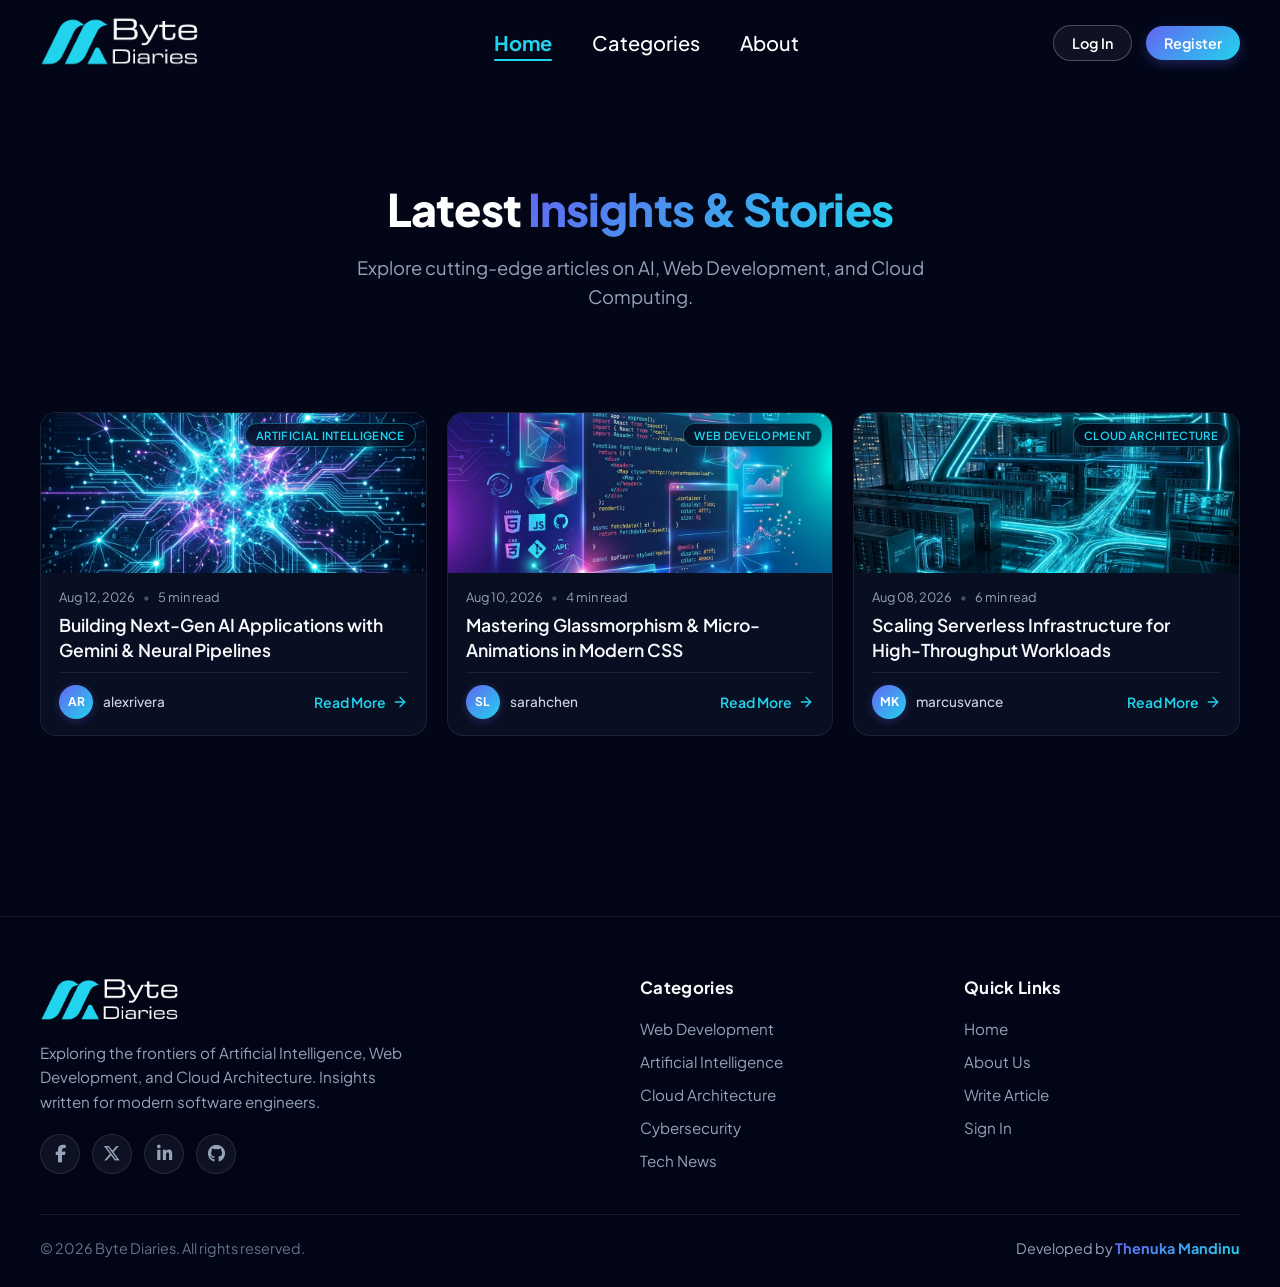
<file: index.html>
<!DOCTYPE html>
<html lang="en">

<head>
    <meta charset="UTF-8">
    <meta name="viewport" content="width=device-width, initial-scale=1.0">
    <link rel="preconnect" href="https://fonts.googleapis.com">
    <link rel="preconnect" href="https://fonts.gstatic.com" crossorigin>
    <link href="https://fonts.googleapis.com/css2?family=Plus+Jakarta+Sans:wght@400;500;600;700;800&display=swap"
        rel="stylesheet">
    <link rel="stylesheet" href="https://cdnjs.cloudflare.com/ajax/libs/font-awesome/6.5.1/css/all.min.css">
    <link rel="stylesheet" href="style.css">
    <script src="script.js?v=10" defer></script>
    <title>Byte Diaries</title>
</head>

<body>
    <nav class="navbar" id="mainNav">
        <div class="nav-container">
            <a href="index.html" class="logo"><img src="Logo.png" alt="Logo"></a>
            <button class="mobile-menu-btn" id="mobileMenuBtn" aria-label="Toggle navigation menu">
                <span class="hamburger-bar"></span>
                <span class="hamburger-bar"></span>
                <span class="hamburger-bar"></span>
            </button>
            <ul class="nav-links">
                <li><a href="index.html">Home</a></li>
                <li><a href="#blogGrid">Categories</a></li>
                <li><a href="about.html">About</a></li>
            </ul>
            <div id="navAuthArea" class="nav-auth-area"></div>
        </div>
    </nav>

    <main class="main-content">
        <header class="hero-section">
            <h1 class="hero-title">Latest <span class="gradient-text">Insights & Stories</span></h1>
            <p class="hero-subtitle">Explore cutting-edge articles on AI, Web Development, and Cloud Computing.</p>
        </header>

        <section id="blogGrid" class="blog-grid">
            <div class="loading-state">
                <div class="spinner"></div>
                <p>Loading latest articles...</p>
            </div>
        </section>
    </main>

    <footer class="site-footer">
        <div class="footer-container">
            <div class="footer-grid">
                <div class="footer-col brand-col">
                    <a href="index.html" class="footer-logo"><img src="Logo.png" alt="Byte Diaries Logo"></a>
                    <p class="footer-bio">
                        Exploring the frontiers of Artificial Intelligence, Web Development, and Cloud Architecture.
                        Insights written for modern software engineers.
                    </p>
                    <div class="social-links">
                        <a href="https://facebook.com" target="_blank" rel="noopener noreferrer" class="social-icon-btn"
                            aria-label="Facebook">
                            <i class="fa-brands fa-facebook-f"></i>
                        </a>
                        <a href="https://twitter.com" target="_blank" rel="noopener noreferrer" class="social-icon-btn"
                            aria-label="X (Twitter)">
                            <i class="fa-brands fa-x-twitter"></i>
                        </a>
                        <a href="https://linkedin.com" target="_blank" rel="noopener noreferrer" class="social-icon-btn"
                            aria-label="LinkedIn">
                            <i class="fa-brands fa-linkedin-in"></i>
                        </a>
                        <a href="https://github.com" target="_blank" rel="noopener noreferrer" class="social-icon-btn"
                            aria-label="GitHub">
                            <i class="fa-brands fa-github"></i>
                        </a>
                    </div>
                </div>

                <div class="footer-col">
                    <h4 class="footer-col-title">Categories</h4>
                    <ul class="footer-links">
                        <li><a href="index.html#blogGrid">Web Development</a></li>
                        <li><a href="index.html#blogGrid">Artificial Intelligence</a></li>
                        <li><a href="index.html#blogGrid">Cloud Architecture</a></li>
                        <li><a href="index.html#blogGrid">Cybersecurity</a></li>
                        <li><a href="index.html#blogGrid">Tech News</a></li>
                    </ul>
                </div>

                <div class="footer-col">
                    <h4 class="footer-col-title">Quick Links</h4>
                    <ul class="footer-links">
                        <li><a href="index.html">Home</a></li>
                        <li><a href="about.html">About Us</a></li>
                        <li><a href="create-post.html">Write Article</a></li>
                        <li><a href="login.html">Sign In</a></li>
                    </ul>
                </div>
            </div>

            <div class="footer-bottom">
                <p class="copyright">&copy; 2026 Byte Diaries. All rights reserved.</p>
                <p class="developer-credit">
                    Developed by <span class="developer-name">Thenuka Mandinu</span>
                </p>
            </div>
        </div>
    </footer>

    <div id="toastContainer" class="toast-container"></div>
</body>

</html>
</file>
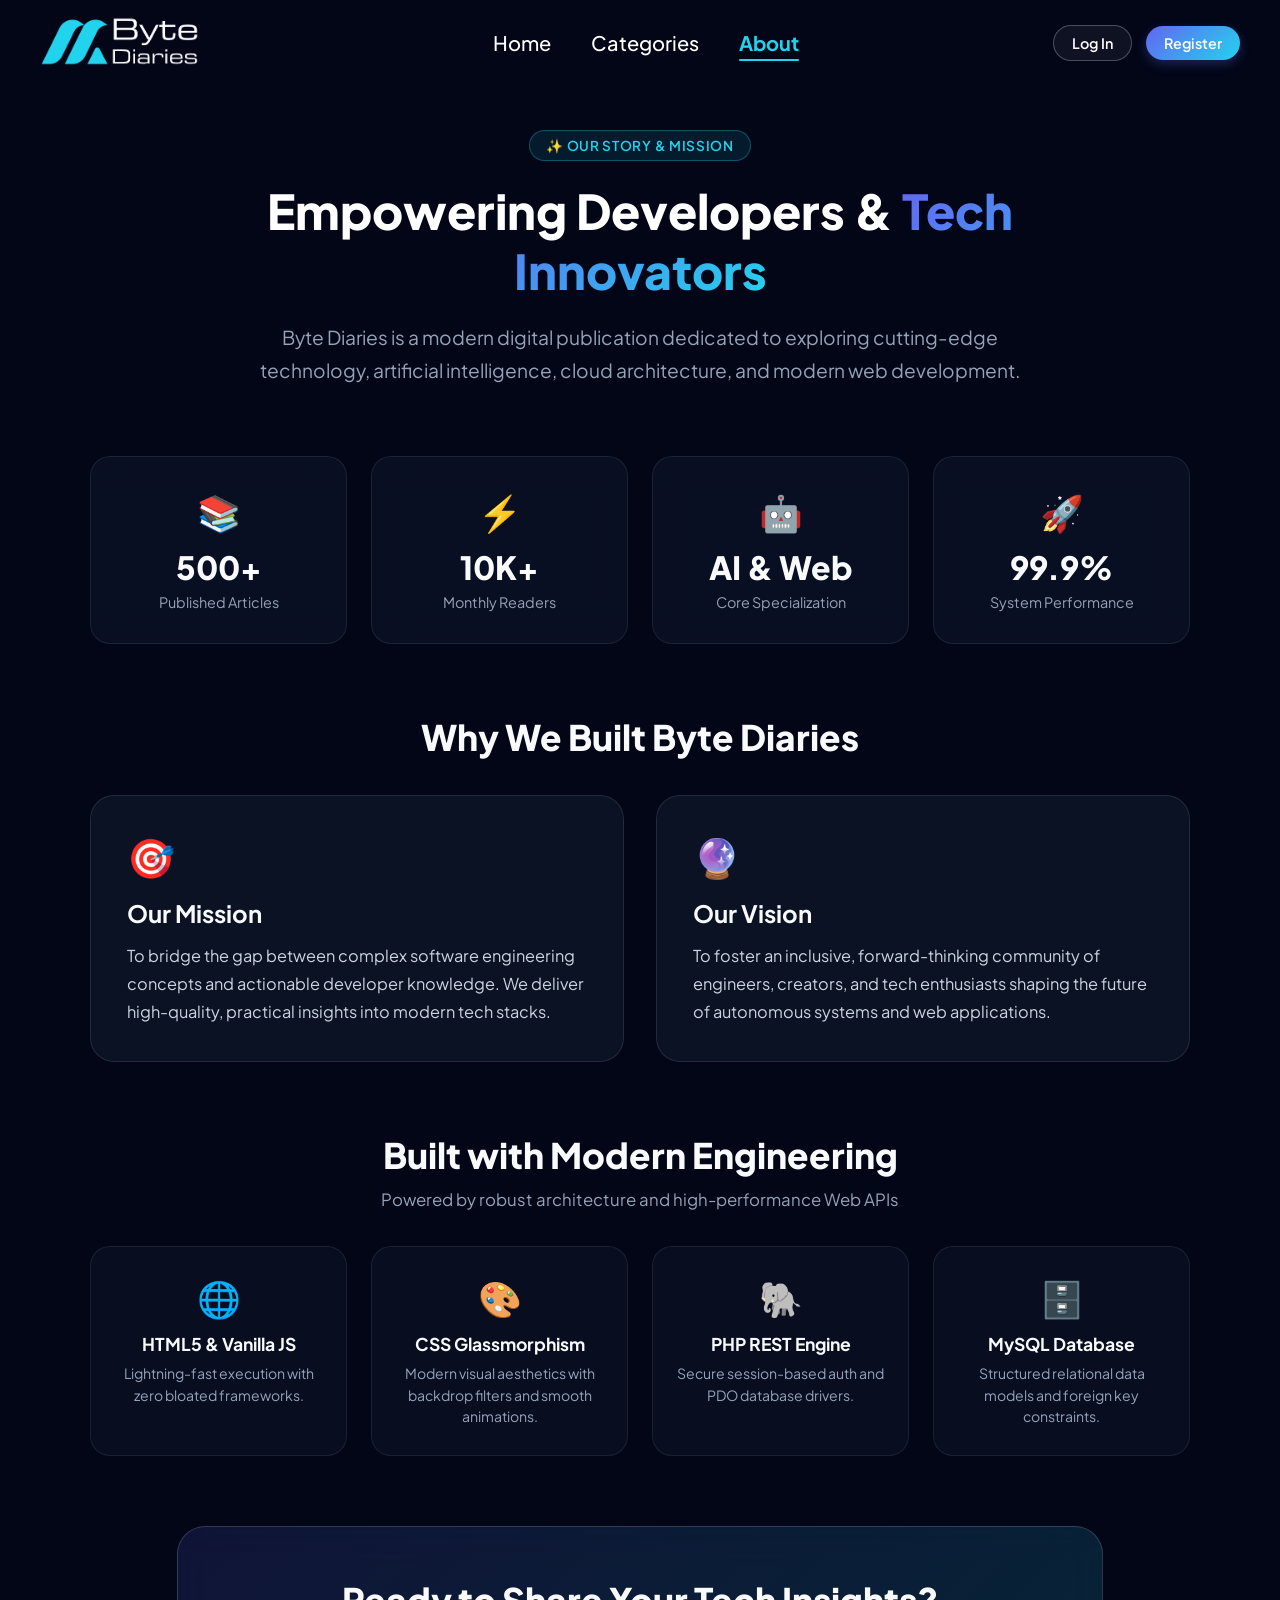
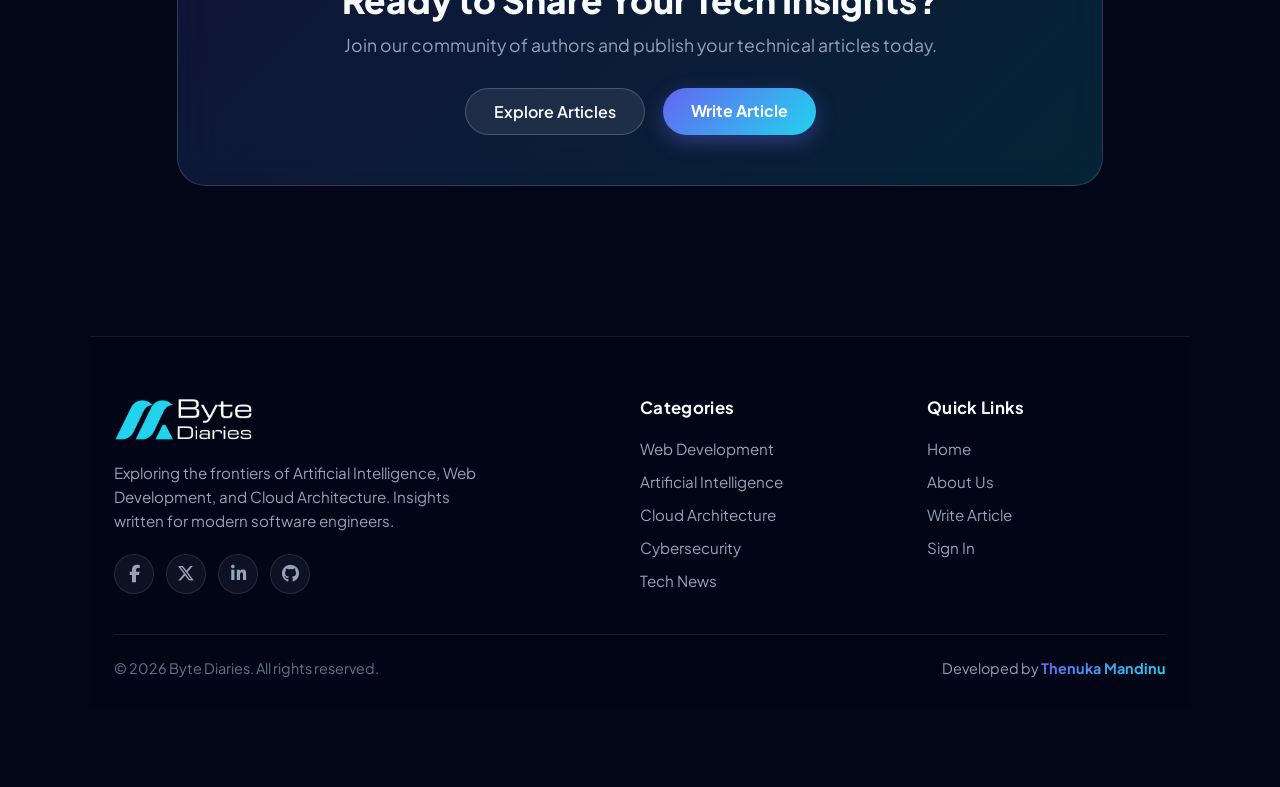
<file: about.html>
<!DOCTYPE html>
<html lang="en">

<head>
    <meta charset="UTF-8">
    <meta name="viewport" content="width=device-width, initial-scale=1.0">
    <link rel="preconnect" href="https://fonts.googleapis.com">
    <link rel="preconnect" href="https://fonts.gstatic.com" crossorigin>
    <link href="https://fonts.googleapis.com/css2?family=Plus+Jakarta+Sans:wght@400;500;600;700;800&display=swap"
        rel="stylesheet">
    <link rel="stylesheet" href="https://cdnjs.cloudflare.com/ajax/libs/font-awesome/6.5.1/css/all.min.css">
    <link rel="stylesheet" href="style.css">
    <script src="script.js?v=7" defer></script>
    <title>About Us - Byte Diaries</title>
</head>

<body>
    <!-- Glassmorphic Navigation Bar -->
    <nav class="navbar" id="mainNav">
        <div class="nav-container">
            <a href="index.html" class="logo"><img src="Logo.png" alt="Logo"></a>
            <button class="mobile-menu-btn" id="mobileMenuBtn" aria-label="Toggle navigation menu">
                <span class="hamburger-bar"></span>
                <span class="hamburger-bar"></span>
                <span class="hamburger-bar"></span>
            </button>
            <ul class="nav-links">
                <li><a href="index.html">Home</a></li>
                <li><a href="index.html#blogGrid">Categories</a></li>
                <li><a href="about.html" class="active">About</a></li>
            </ul>
            <div id="navAuthArea" class="nav-auth-area"></div>
        </div>
    </nav>

    <!-- Main About Container -->
    <main class="about-container">
        <!-- Hero Section -->
        <section class="about-hero">
            <span class="hero-badge">✨ OUR STORY & MISSION</span>
            <h1 class="about-hero-title">Empowering Developers & <span class="gradient-text">Tech Innovators</span></h1>
            <p class="about-hero-subtitle">
                Byte Diaries is a modern digital publication dedicated to exploring cutting-edge technology, artificial
                intelligence, cloud architecture, and modern web development.
            </p>
        </section>

        <!-- Platform Stats Grid -->
        <section class="stats-grid">
            <div class="stat-card">
                <div class="stat-icon">📚</div>
                <h3 class="stat-number">500+</h3>
                <p class="stat-label">Published Articles</p>
            </div>
            <div class="stat-card">
                <div class="stat-icon">⚡</div>
                <h3 class="stat-number">10K+</h3>
                <p class="stat-label">Monthly Readers</p>
            </div>
            <div class="stat-card">
                <div class="stat-icon">🤖</div>
                <h3 class="stat-number">AI & Web</h3>
                <p class="stat-label">Core Specialization</p>
            </div>
            <div class="stat-card">
                <div class="stat-icon">🚀</div>
                <h3 class="stat-number">99.9%</h3>
                <p class="stat-label">System Performance</p>
            </div>
        </section>

        <!-- Mission & Vision Cards -->
        <section class="mission-section">
            <h2 class="section-title">Why We Built Byte Diaries</h2>
            <div class="mission-grid">
                <div class="mission-card">
                    <div class="card-badge-icon">🎯</div>
                    <h3>Our Mission</h3>
                    <p>
                        To bridge the gap between complex software engineering concepts and actionable developer
                        knowledge. We deliver high-quality, practical insights into modern tech stacks.
                    </p>
                </div>
                <div class="mission-card">
                    <div class="card-badge-icon">🔮</div>
                    <h3>Our Vision</h3>
                    <p>
                        To foster an inclusive, forward-thinking community of engineers, creators, and tech enthusiasts
                        shaping the future of autonomous systems and web applications.
                    </p>
                </div>
            </div>
        </section>

        <!-- Tech Stack & Engine -->
        <section class="tech-stack-section">
            <h2 class="section-title">Built with Modern Engineering</h2>
            <p class="section-subtitle">Powered by robust architecture and high-performance Web APIs</p>

            <div class="tech-stack-grid">
                <div class="tech-badge-card">
                    <span class="tech-icon">🌐</span>
                    <h4>HTML5 & Vanilla JS</h4>
                    <p>Lightning-fast execution with zero bloated frameworks.</p>
                </div>
                <div class="tech-badge-card">
                    <span class="tech-icon">🎨</span>
                    <h4>CSS Glassmorphism</h4>
                    <p>Modern visual aesthetics with backdrop filters and smooth animations.</p>
                </div>
                <div class="tech-badge-card">
                    <span class="tech-icon">🐘</span>
                    <h4>PHP REST Engine</h4>
                    <p>Secure session-based auth and PDO database drivers.</p>
                </div>
                <div class="tech-badge-card">
                    <span class="tech-icon">🗄️</span>
                    <h4>MySQL Database</h4>
                    <p>Structured relational data models and foreign key constraints.</p>
                </div>
            </div>
        </section>

        <!-- Bottom CTA -->
        <section class="about-cta">
            <div class="cta-card">
                <h2>Ready to Share Your Tech Insights?</h2>
                <p>Join our community of authors and publish your technical articles today.</p>
                <div class="cta-buttons">
                    <a href="index.html" class="btn-cta-secondary">Explore Articles</a>
                    <a href="create-post.html" class="btn-cta-primary">Write Article</a>
                </div>
            </div>
        </section>
        <!-- Global Footer -->
        <footer class="site-footer">
            <div class="footer-container">
                <div class="footer-grid">
                    <!-- Column 1: Brand & Bio -->
                    <div class="footer-col brand-col">
                        <a href="index.html" class="footer-logo"><img src="Logo.png" alt="Byte Diaries Logo"></a>
                        <p class="footer-bio">
                            Exploring the frontiers of Artificial Intelligence, Web Development, and Cloud Architecture.
                            Insights written for modern software engineers.
                        </p>
                        <div class="social-links">
                            <a href="https://facebook.com" target="_blank" rel="noopener noreferrer"
                                class="social-icon-btn" aria-label="Facebook">
                                <i class="fa-brands fa-facebook-f"></i>
                            </a>
                            <a href="https://twitter.com" target="_blank" rel="noopener noreferrer"
                                class="social-icon-btn" aria-label="X (Twitter)">
                                <i class="fa-brands fa-x-twitter"></i>
                            </a>
                            <a href="https://linkedin.com" target="_blank" rel="noopener noreferrer"
                                class="social-icon-btn" aria-label="LinkedIn">
                                <i class="fa-brands fa-linkedin-in"></i>
                            </a>
                            <a href="https://github.com" target="_blank" rel="noopener noreferrer"
                                class="social-icon-btn" aria-label="GitHub">
                                <i class="fa-brands fa-github"></i>
                            </a>
                        </div>
                    </div>

                    <!-- Column 2: Categories -->
                    <div class="footer-col">
                        <h4 class="footer-col-title">Categories</h4>
                        <ul class="footer-links">
                            <li><a href="index.html#blogGrid">Web Development</a></li>
                            <li><a href="index.html#blogGrid">Artificial Intelligence</a></li>
                            <li><a href="index.html#blogGrid">Cloud Architecture</a></li>
                            <li><a href="index.html#blogGrid">Cybersecurity</a></li>
                            <li><a href="index.html#blogGrid">Tech News</a></li>
                        </ul>
                    </div>

                    <!-- Column 3: Quick Links -->
                    <div class="footer-col">
                        <h4 class="footer-col-title">Quick Links</h4>
                        <ul class="footer-links">
                            <li><a href="index.html">Home</a></li>
                            <li><a href="about.html">About Us</a></li>
                            <li><a href="create-post.html">Write Article</a></li>
                            <li><a href="login.html">Sign In</a></li>
                        </ul>
                    </div>
                </div>

                <!-- Footer Bottom Bar -->
                <div class="footer-bottom">
                    <p class="copyright">&copy; 2026 Byte Diaries. All rights reserved.</p>
                    <p class="developer-credit">
                        Developed by <span class="developer-name">Thenuka Mandinu</span>
                    </p>
                </div>
            </div>
        </footer>

        <div id="toastContainer" class="toast-container"></div>
</body>

</html>
</file>
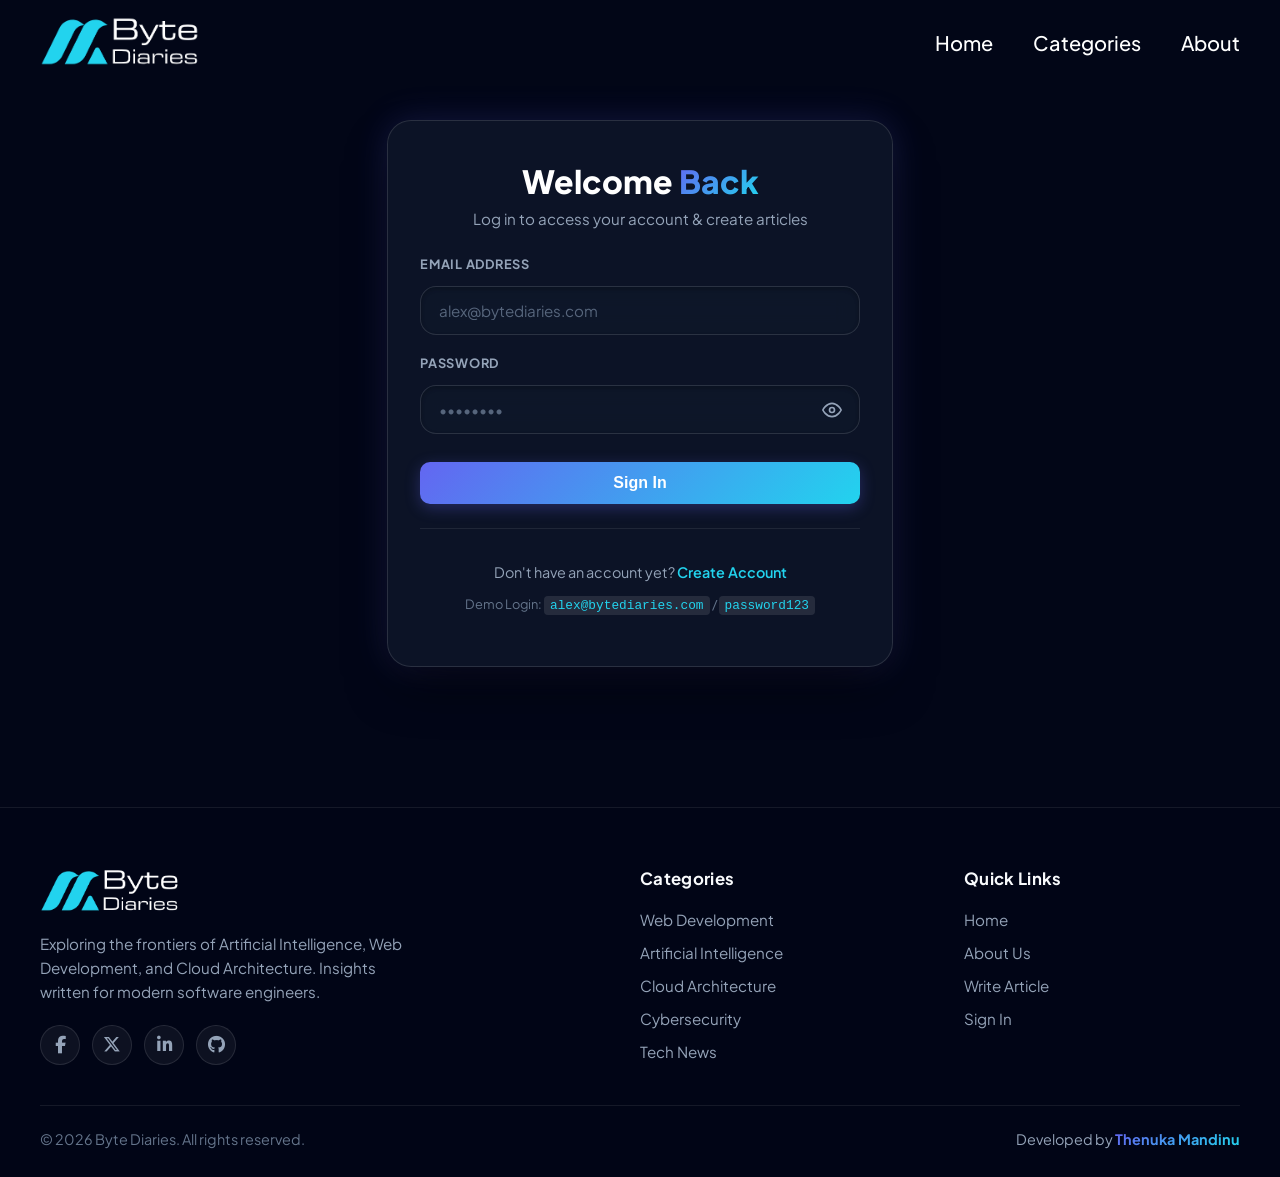
<file: login.html>
<!DOCTYPE html>
<html lang="en">

<head>
    <meta charset="UTF-8">
    <meta name="viewport" content="width=device-width, initial-scale=1.0">
    <link rel="preconnect" href="https://fonts.googleapis.com">
    <link rel="preconnect" href="https://fonts.gstatic.com" crossorigin>
    <link href="https://fonts.googleapis.com/css2?family=Plus+Jakarta+Sans:wght@400;500;600;700;800&display=swap"
        rel="stylesheet">
    <link rel="stylesheet" href="https://cdnjs.cloudflare.com/ajax/libs/font-awesome/6.5.1/css/all.min.css">
    <link rel="stylesheet" href="style.css">
    <script src="script.js?v=7" defer></script>
    <title>Login - Byte Diaries</title>
</head>

<body class="auth-page">
    <nav class="navbar" id="mainNav">
        <div class="nav-container">
            <a href="index.html" class="logo"><img src="Logo.png" alt="Logo"></a>
            <button class="mobile-menu-btn" id="mobileMenuBtn" aria-label="Toggle navigation menu">
                <span class="hamburger-bar"></span>
                <span class="hamburger-bar"></span>
                <span class="hamburger-bar"></span>
            </button>
            <ul class="nav-links">
                <li><a href="index.html">Home</a></li>
                <li><a href="index.html#blogGrid">Categories</a></li>
                <li><a href="about.html">About</a></li>
            </ul>
        </div>
    </nav>

    <main class="auth-container">
        <div class="auth-card">
            <div class="auth-header">
                <h2>Welcome <span class="gradient-text">Back</span></h2>
                <p>Log in to access your account & create articles</p>
            </div>

            <div id="authAlert" class="auth-alert hidden"></div>

            <form id="loginForm" class="auth-form">
                <div class="form-group">
                    <label for="loginEmail">Email Address</label>
                    <input type="email" id="loginEmail" name="email" required placeholder="alex@bytediaries.com">
                </div>

                <div class="form-group">
                    <label for="loginPassword">Password</label>
                    <div class="password-input-wrapper">
                        <input type="password" id="loginPassword" name="password" required placeholder="••••••••">
                        <button type="button" class="toggle-password-btn" aria-label="Toggle password visibility">
                            <svg class="eye-icon eye-open" width="20" height="20" viewBox="0 0 24 24" fill="none"
                                stroke="currentColor" stroke-width="2" stroke-linecap="round" stroke-linejoin="round">
                                <path d="M1 12s4-8 11-8 11 8 11 8-4 8-11 8-11-8-11-8z"></path>
                                <circle cx="12" cy="12" r="3"></circle>
                            </svg>
                            <svg class="eye-icon eye-closed hidden" width="20" height="20" viewBox="0 0 24 24"
                                fill="none" stroke="currentColor" stroke-width="2" stroke-linecap="round"
                                stroke-linejoin="round">
                                <path
                                    d="M17.94 17.94A10.07 10.07 0 0 1 12 20c-7 0-11-8-11-8a18.45 18.45 0 0 1 5.06-5.94M9.9 4.24A9.12 9.12 0 0 1 12 4c7 0 11 8 11 8a18.5 18.5 0 0 1-2.16 3.19m-6.72-1.07a3 3 0 1 1-4.24-4.24">
                                </path>
                                <line x1="1" y1="1" x2="23" y2="23"></line>
                            </svg>
                        </button>
                    </div>
                </div>

                <button type="submit" class="btn-primary auth-submit-btn" id="loginSubmitBtn">
                    Sign In
                </button>
            </form>

            <div class="auth-footer">
                <p>Don't have an account yet? <a href="register.html" class="auth-link">Create Account</a></p>
                <p class="demo-credentials-hint">Demo Login: <code>alex@bytediaries.com</code> /
                    <code>password123</code></p>
            </div>
        </div>
    </main>

    <!-- Global Footer -->
    <footer class="site-footer">
        <div class="footer-container">
            <div class="footer-grid">
                <!-- Column 1: Brand & Bio -->
                <div class="footer-col brand-col">
                    <a href="index.html" class="footer-logo"><img src="Logo.png" alt="Byte Diaries Logo"></a>
                    <p class="footer-bio">
                        Exploring the frontiers of Artificial Intelligence, Web Development, and Cloud Architecture.
                        Insights written for modern software engineers.
                    </p>
                    <div class="social-links">
                        <a href="https://facebook.com" target="_blank" rel="noopener noreferrer" class="social-icon-btn"
                            aria-label="Facebook">
                            <i class="fa-brands fa-facebook-f"></i>
                        </a>
                        <a href="https://twitter.com" target="_blank" rel="noopener noreferrer" class="social-icon-btn"
                            aria-label="X (Twitter)">
                            <i class="fa-brands fa-x-twitter"></i>
                        </a>
                        <a href="https://linkedin.com" target="_blank" rel="noopener noreferrer" class="social-icon-btn"
                            aria-label="LinkedIn">
                            <i class="fa-brands fa-linkedin-in"></i>
                        </a>
                        <a href="https://github.com" target="_blank" rel="noopener noreferrer" class="social-icon-btn"
                            aria-label="GitHub">
                            <i class="fa-brands fa-github"></i>
                        </a>
                    </div>
                </div>

                <!-- Column 2: Categories -->
                <div class="footer-col">
                    <h4 class="footer-col-title">Categories</h4>
                    <ul class="footer-links">
                        <li><a href="index.html#blogGrid">Web Development</a></li>
                        <li><a href="index.html#blogGrid">Artificial Intelligence</a></li>
                        <li><a href="index.html#blogGrid">Cloud Architecture</a></li>
                        <li><a href="index.html#blogGrid">Cybersecurity</a></li>
                        <li><a href="index.html#blogGrid">Tech News</a></li>
                    </ul>
                </div>

                <!-- Column 3: Quick Links -->
                <div class="footer-col">
                    <h4 class="footer-col-title">Quick Links</h4>
                    <ul class="footer-links">
                        <li><a href="index.html">Home</a></li>
                        <li><a href="about.html">About Us</a></li>
                        <li><a href="create-post.html">Write Article</a></li>
                        <li><a href="login.html">Sign In</a></li>
                    </ul>
                </div>
            </div>

            <!-- Footer Bottom Bar -->
            <div class="footer-bottom">
                <p class="copyright">&copy; 2026 Byte Diaries. All rights reserved.</p>
                <p class="developer-credit">
                    Developed by <span class="developer-name">Thenuka Mandinu</span>
                </p>
            </div>
        </div>
    </footer>
</body>

</html>
</file>
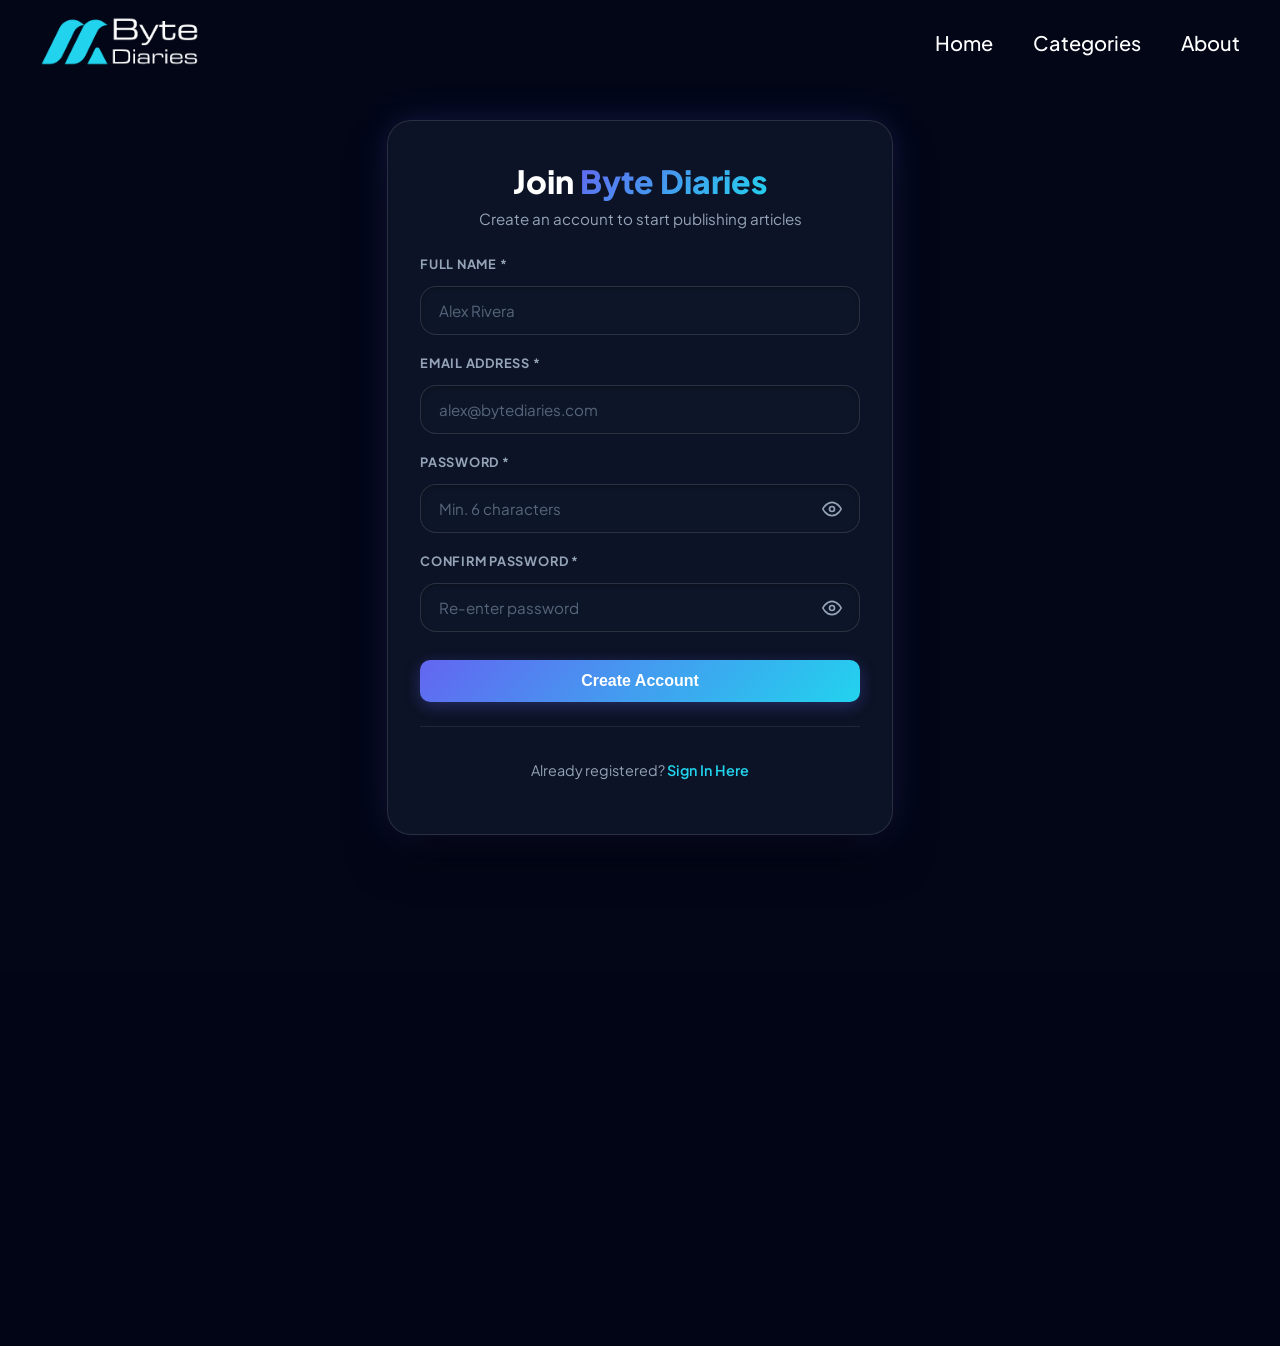
<file: register.html>
<!DOCTYPE html>
<html lang="en">

<head>
    <meta charset="UTF-8">
    <meta name="viewport" content="width=device-width, initial-scale=1.0">
    <link rel="preconnect" href="https://fonts.googleapis.com">
    <link rel="preconnect" href="https://fonts.gstatic.com" crossorigin>
    <link href="https://fonts.googleapis.com/css2?family=Plus+Jakarta+Sans:wght@400;500;600;700;800&display=swap"
        rel="stylesheet">
    <link rel="stylesheet" href="https://cdnjs.cloudflare.com/ajax/libs/font-awesome/6.5.1/css/all.min.css">
    <link rel="stylesheet" href="style.css">
    <script src="script.js?v=7" defer></script>
    <title>Register - Byte Diaries</title>
</head>

<body class="auth-page">
    <nav class="navbar" id="mainNav">
        <div class="nav-container">
            <a href="index.html" class="logo"><img src="Logo.png" alt="Logo"></a>
            <button class="mobile-menu-btn" id="mobileMenuBtn" aria-label="Toggle navigation menu">
                <span class="hamburger-bar"></span>
                <span class="hamburger-bar"></span>
                <span class="hamburger-bar"></span>
            </button>
            <ul class="nav-links">
                <li><a href="index.html">Home</a></li>
                <li><a href="index.html#blogGrid">Categories</a></li>
                <li><a href="about.html">About</a></li>
            </ul>
        </div>
    </nav>

    <main class="auth-container">
        <div class="auth-card">
            <div class="auth-header">
                <h2>Join <span class="gradient-text">Byte Diaries</span></h2>
                <p>Create an account to start publishing articles</p>
            </div>

            <div id="authAlert" class="auth-alert hidden"></div>

            <form id="registerForm" class="auth-form">
                <div class="form-group">
                    <label for="regName">Full Name *</label>
                    <input type="text" id="regName" name="name" required placeholder="Alex Rivera">
                </div>

                <div class="form-group">
                    <label for="regEmail">Email Address *</label>
                    <input type="email" id="regEmail" name="email" required placeholder="alex@bytediaries.com">
                </div>

                <div class="form-group">
                    <label for="regPassword">Password *</label>
                    <div class="password-input-wrapper">
                        <input type="password" id="regPassword" name="password" required minlength="6"
                            placeholder="Min. 6 characters">
                        <button type="button" class="toggle-password-btn" aria-label="Toggle password visibility">
                            <svg class="eye-icon eye-open" width="20" height="20" viewBox="0 0 24 24" fill="none"
                                stroke="currentColor" stroke-width="2" stroke-linecap="round" stroke-linejoin="round">
                                <path d="M1 12s4-8 11-8 11 8 11 8-4 8-11 8-11-8-11-8z"></path>
                                <circle cx="12" cy="12" r="3"></circle>
                            </svg>
                            <svg class="eye-icon eye-closed hidden" width="20" height="20" viewBox="0 0 24 24"
                                fill="none" stroke="currentColor" stroke-width="2" stroke-linecap="round"
                                stroke-linejoin="round">
                                <path
                                    d="M17.94 17.94A10.07 10.07 0 0 1 12 20c-7 0-11-8-11-8a18.45 18.45 0 0 1 5.06-5.94M9.9 4.24A9.12 9.12 0 0 1 12 4c7 0 11 8 11 8a18.5 18.5 0 0 1-2.16 3.19m-6.72-1.07a3 3 0 1 1-4.24-4.24">
                                </path>
                                <line x1="1" y1="1" x2="23" y2="23"></line>
                            </svg>
                        </button>
                    </div>
                </div>

                <div class="form-group">
                    <label for="regConfirmPassword">Confirm Password *</label>
                    <div class="password-input-wrapper">
                        <input type="password" id="regConfirmPassword" name="confirm_password" required minlength="6"
                            placeholder="Re-enter password">
                        <button type="button" class="toggle-password-btn" aria-label="Toggle password visibility">
                            <svg class="eye-icon eye-open" width="20" height="20" viewBox="0 0 24 24" fill="none"
                                stroke="currentColor" stroke-width="2" stroke-linecap="round" stroke-linejoin="round">
                                <path d="M1 12s4-8 11-8 11 8 11 8-4 8-11 8-11-8-11-8z"></path>
                                <circle cx="12" cy="12" r="3"></circle>
                            </svg>
                            <svg class="eye-icon eye-closed hidden" width="20" height="20" viewBox="0 0 24 24"
                                fill="none" stroke="currentColor" stroke-width="2" stroke-linecap="round"
                                stroke-linejoin="round">
                                <path
                                    d="M17.94 17.94A10.07 10.07 0 0 1 12 20c-7 0-11-8-11-8a18.45 18.45 0 0 1 5.06-5.94M9.9 4.24A9.12 9.12 0 0 1 12 4c7 0 11 8 11 8a18.5 18.5 0 0 1-2.16 3.19m-6.72-1.07a3 3 0 1 1-4.24-4.24">
                                </path>
                                <line x1="1" y1="1" x2="23" y2="23"></line>
                            </svg>
                        </button>
                    </div>
                </div>

                <button type="submit" class="btn-primary auth-submit-btn" id="registerSubmitBtn">
                    Create Account
                </button>
            </form>

            <div class="auth-footer">
                <p>Already registered? <a href="login.html" class="auth-link">Sign In Here</a></p>
            </div>
        </div>
    </main>

    <!-- Global Footer -->
    <footer class="site-footer">
        <div class="footer-container">
            <div class="footer-grid">
                <!-- Column 1: Brand & Bio -->
                <div class="footer-col brand-col">
                    <a href="index.html" class="footer-logo"><img src="Logo.png" alt="Byte Diaries Logo"></a>
                    <p class="footer-bio">
                        Exploring the frontiers of Artificial Intelligence, Web Development, and Cloud Architecture.
                        Insights written for modern software engineers.
                    </p>
                    <div class="social-links">
                        <a href="https://facebook.com" target="_blank" rel="noopener noreferrer" class="social-icon-btn"
                            aria-label="Facebook">
                            <i class="fa-brands fa-facebook-f"></i>
                        </a>
                        <a href="https://twitter.com" target="_blank" rel="noopener noreferrer" class="social-icon-btn"
                            aria-label="X (Twitter)">
                            <i class="fa-brands fa-x-twitter"></i>
                        </a>
                        <a href="https://linkedin.com" target="_blank" rel="noopener noreferrer" class="social-icon-btn"
                            aria-label="LinkedIn">
                            <i class="fa-brands fa-linkedin-in"></i>
                        </a>
                        <a href="https://github.com" target="_blank" rel="noopener noreferrer" class="social-icon-btn"
                            aria-label="GitHub">
                            <i class="fa-brands fa-github"></i>
                        </a>
                    </div>
                </div>

                <!-- Column 2: Categories -->
                <div class="footer-col">
                    <h4 class="footer-col-title">Categories</h4>
                    <ul class="footer-links">
                        <li><a href="index.html#blogGrid">Web Development</a></li>
                        <li><a href="index.html#blogGrid">Artificial Intelligence</a></li>
                        <li><a href="index.html#blogGrid">Cloud Architecture</a></li>
                        <li><a href="index.html#blogGrid">Cybersecurity</a></li>
                        <li><a href="index.html#blogGrid">Tech News</a></li>
                    </ul>
                </div>

                <!-- Column 3: Quick Links -->
                <div class="footer-col">
                    <h4 class="footer-col-title">Quick Links</h4>
                    <ul class="footer-links">
                        <li><a href="index.html">Home</a></li>
                        <li><a href="about.html">About Us</a></li>
                        <li><a href="create-post.html">Write Article</a></li>
                        <li><a href="login.html">Sign In</a></li>
                    </ul>
                </div>
            </div>

            <!-- Footer Bottom Bar -->
            <div class="footer-bottom">
                <p class="copyright">&copy; 2026 Byte Diaries. All rights reserved.</p>
                <p class="developer-credit">
                    Developed by <span class="developer-name">Thenuka Mandinu</span>
                </p>
            </div>
        </div>
    </footer>
</body>

</html>
</file>
<file: style.css>
@import url('https://fonts.googleapis.com/css2?family=Plus+Jakarta+Sans:ital,wght@0,300;0,400;0,500;0,600;0,700;0,800;1,400&display=swap');

:root {
  /* Brand Colors */
  --primary-color: #6366F1;
  --secondary-color: #22D3EE;
  --background-color: #020617;
}

html {
  scroll-behavior: smooth;
}

body {
  margin: 0;
  font-family: 'Plus Jakarta Sans', -apple-system, BlinkMacSystemFont, 'Segoe UI', Roboto, sans-serif;
  background-color: var(--background-color);
  color: #fff;
  -webkit-font-smoothing: antialiased;
  -moz-osx-font-smoothing: grayscale;
}

/* --- Navigation Bar --- */
.navbar {
  position: fixed;
  top: 0;
  left: 0;
  width: 100%;
  height: 85px;
  display: flex;
  align-items: center;
  z-index: 2500;
  background-color: var(--background-color);
  transition: all 0.4s ease-in-out;
}

.navbar.scrolled {
  top: 20px;
  left: 5%;
  width: 90%;
  border-radius: 50px;
  background: rgba(255, 255, 255, 0.15);
  backdrop-filter: blur(12px);
  -webkit-backdrop-filter: blur(12px);
  border: 1px solid rgba(255, 255, 255, 0.25);
  box-shadow: 0 8px 32px 0 rgba(0, 0, 0, 0.1);
}

.nav-container {
  width: 100%;
  padding: 0 40px;
  display: flex;
  justify-content: space-between;
  align-items: center;
}

.nav-container .logo img {
  height: 50px;
  width: auto;
}

.nav-links {
  display: flex;
  list-style: none;
  gap: 40px;
  color: #fff;
}

.nav-links li a {
  text-decoration: none;
  color: #fff;
  font-size: 20px;
  font-weight: 500;
  transition: color 0.3s ease;
}

.nav-links li a:hover,
.nav-links li a.active {
  color: var(--secondary-color);
}

.nav-links li a.active {
  font-weight: 700;
  position: relative;
}

.nav-links li a.active::after {
  content: '';
  position: absolute;
  bottom: -6px;
  left: 0;
  width: 100%;
  height: 2px;
  background: var(--secondary-color);
  border-radius: 2px;
}

/* --- Main Layout & Hero --- */
.main-content {
  max-width: 1200px;
  margin: 0 auto;
  padding: 130px 24px 100px;
}

.hero-section {
  text-align: center;
  margin: 50px 0 100px;
}

.hero-title {
  font-size: 2.8rem;
  font-weight: 800;
  margin: 0 0 16px 0;
  letter-spacing: -0.02em;
}

.gradient-text {
  background: linear-gradient(135deg, var(--primary-color) 0%, var(--secondary-color) 100%);
  -webkit-background-clip: text;
  -webkit-text-fill-color: transparent;
  background-clip: text;
}

.hero-subtitle {
  font-size: 1.15rem;
  color: #94A3B8;
  margin: 0;
  max-width: 600px;
  margin-left: auto;
  margin-right: auto;
  line-height: 1.6;
}

/* --- Blog Cards Grid --- */
.blog-grid {
  display: grid;
  grid-template-columns: repeat(auto-fit, minmax(300px, 1fr));
  gap: 20px;
}

/* --- Individual Blog Card --- */
.blog-card {
  background: rgba(15, 23, 42, 0.6);
  border: 1px solid rgba(255, 255, 255, 0.08);
  border-radius: 16px;
  backdrop-filter: blur(16px);
  -webkit-backdrop-filter: blur(16px);
  overflow: hidden;
  display: flex;
  flex-direction: column;
  transition: transform 0.35s cubic-bezier(0.4, 0, 0.2, 1), box-shadow 0.35s ease, border-color 0.35s ease;
}

.blog-card:hover {
  transform: translateY(-5px);
  border-color: rgba(99, 102, 241, 0.4);
  box-shadow: 0 15px 30px -10px rgba(99, 102, 241, 0.3), 0 0 20px rgba(34, 211, 238, 0.15);
}

/* Image Banner */
.card-image-wrapper {
  position: relative;
  width: 100%;
  aspect-ratio: 16 / 8;
  max-height: 160px;
  overflow: hidden;
}

.card-image {
  width: 100%;
  height: 100%;
  object-fit: cover;
  transition: transform 0.5s cubic-bezier(0.4, 0, 0.2, 1);
}

.blog-card:hover .card-image {
  transform: scale(1.08);
}

.category-badge {
  position: absolute;
  top: 10px;
  right: 10px;
  left: auto;
  padding: 4px 10px;
  background: rgba(2, 6, 23, 0.75);
  backdrop-filter: blur(8px);
  -webkit-backdrop-filter: blur(8px);
  border: 1px solid rgba(34, 211, 238, 0.4);
  border-radius: 30px;
  font-size: 0.7rem;
  font-weight: 600;
  color: var(--secondary-color);
  letter-spacing: 0.03em;
  text-transform: uppercase;
}

/* Card Body Content */
.card-content {
  padding: 16px 18px;
  display: flex;
  flex-direction: column;
  flex-grow: 1;
}

.card-meta {
  font-size: 0.8rem;
  color: #94A3B8;
  margin-bottom: 8px;
  display: flex;
  align-items: center;
  gap: 8px;
}

.meta-separator {
  color: #475569;
}

.card-title {
  font-size: 1.1rem;
  font-weight: 600;
  margin: 0 0 8px 0;
  line-height: 1.45;
}

.card-title a {
  color: #F8FAFC;
  text-decoration: none;
  transition: color 0.25s ease;
}

.card-title a:hover {
  color: var(--secondary-color);
}

/* Card Footer */
.card-footer {
  display: flex;
  justify-content: space-between;
  align-items: center;
  margin-top: auto;
  padding-top: 12px;
  border-top: 1px solid rgba(255, 255, 255, 0.08);
}

.author-info {
  display: flex;
  align-items: center;
  gap: 10px;
}

.author-avatar {
  width: 34px;
  height: 34px;
  border-radius: 50%;
  background: linear-gradient(135deg, var(--primary-color), var(--secondary-color));
  display: flex;
  align-items: center;
  justify-content: center;
  font-size: 0.75rem;
  font-weight: 700;
  color: #fff;
  box-shadow: 0 2px 8px rgba(99, 102, 241, 0.3);
}

.author-name {
  font-size: 0.85rem;
  font-weight: 500;
  color: #CBD5E1;
}

.read-more-btn {
  display: inline-flex;
  align-items: center;
  gap: 6px;
  color: var(--secondary-color);
  text-decoration: none;
  font-size: 0.875rem;
  font-weight: 600;
  transition: all 0.25s ease;
}

.read-more-btn svg {
  transition: transform 0.25s ease;
}

.read-more-btn:hover {
  color: #fff;
}

.read-more-btn:hover svg {
  transform: translateX(4px);
}

/* --- Action Button in Navbar --- */
.nav-action-btn {
  display: inline-flex;
  align-items: center;
  gap: 8px;
  background: linear-gradient(135deg, var(--primary-color), var(--secondary-color));
  color: #fff;
  border: none;
  padding: 10px 20px;
  border-radius: 30px;
  font-size: 0.95rem;
  font-weight: 600;
  cursor: pointer;
  box-shadow: 0 4px 15px rgba(99, 102, 241, 0.35);
  transition: all 0.3s ease;
}

.nav-action-btn:hover {
  transform: translateY(-2px);
  box-shadow: 0 6px 20px rgba(34, 211, 238, 0.4);
  opacity: 0.95;
}

/* --- Loading Spinner & Empty State --- */
.loading-state {
  grid-column: 1 / -1;
  text-align: center;
  padding: 60px 20px;
  color: #94A3B8;
}

.spinner {
  width: 44px;
  height: 44px;
  margin: 0 auto 16px;
  border: 3px solid rgba(255, 255, 255, 0.1);
  border-top-color: var(--secondary-color);
  border-radius: 50%;
  animation: spin 0.8s linear infinite;
}

@keyframes spin {
  to {
    transform: rotate(360deg);
  }
}

/* --- Glassmorphic Modal Dialog --- */
.modal-backdrop {
  position: fixed;
  top: 0;
  left: 0;
  width: 100vw;
  height: 100vh;
  background: rgba(2, 6, 23, 0.8);
  backdrop-filter: blur(12px);
  -webkit-backdrop-filter: blur(12px);
  z-index: 2000;
  display: flex;
  align-items: center;
  justify-content: center;
  padding: 20px;
  opacity: 0;
  visibility: hidden;
  transition: all 0.3s ease;
}

.modal-backdrop.active {
  opacity: 1;
  visibility: visible;
}

.modal-card {
  background: rgba(15, 23, 42, 0.9);
  border: 1px solid rgba(255, 255, 255, 0.12);
  border-radius: 24px;
  width: 100%;
  max-width: 620px;
  max-height: 90vh;
  overflow-y: auto;
  padding: 32px;
  box-shadow: 0 25px 50px -12px rgba(0, 0, 0, 0.5), 0 0 30px rgba(99, 102, 241, 0.2);
  transform: scale(0.92);
  transition: transform 0.3s cubic-bezier(0.4, 0, 0.2, 1);
}

.modal-backdrop.active .modal-card {
  transform: scale(1);
}

.modal-header {
  display: flex;
  justify-content: space-between;
  align-items: center;
  margin-bottom: 24px;
}

.modal-header h2 {
  font-size: 1.6rem;
  font-weight: 700;
  margin: 0;
}

.modal-close-btn {
  background: transparent;
  border: none;
  color: #94A3B8;
  font-size: 2rem;
  line-height: 1;
  cursor: pointer;
  transition: color 0.2s ease;
}

.modal-close-btn:hover {
  color: #fff;
}

/* Modal Form Controls */
.modal-form {
  display: flex;
  flex-direction: column;
  gap: 18px;
}

.form-group {
  display: flex;
  flex-direction: column;
  gap: 8px;
}

.form-row {
  display: grid;
  grid-template-columns: 1fr 1fr;
  gap: 16px;
}

@media (max-width: 580px) {
  .form-row {
    grid-template-columns: 1fr;
  }
}

/* --- Modern Form Input Design System --- */
.form-group label,
.modal-form label,
.auth-form label,
.create-post-form label {
  font-size: 0.8rem;
  font-weight: 700;
  color: #94A3B8;
  text-transform: uppercase;
  letter-spacing: 0.06em;
  margin-bottom: 6px;
  display: block;
}

input[type="text"],
input[type="email"],
input[type="password"],
select,
textarea {
  width: 100%;
  box-sizing: border-box;
  background: rgba(15, 23, 42, 0.65);
  border: 1.5px solid rgba(255, 255, 255, 0.12);
  border-radius: 16px;
  padding: 14px 18px;
  color: #F8FAFC;
  font-size: 0.95rem;
  font-family: 'Plus Jakarta Sans', sans-serif;
  font-weight: 500;
  outline: none;
  backdrop-filter: blur(12px);
  -webkit-backdrop-filter: blur(12px);
  box-shadow: inset 0 2px 4px rgba(0, 0, 0, 0.2);
  transition: all 0.3s cubic-bezier(0.4, 0, 0.2, 1);
}

/* Custom Styled Select Dropdown */
select {
  appearance: none;
  -webkit-appearance: none;
  background-image: url("data:image/svg+xml,%3Csvg xmlns='http://www.w3.org/2000/svg' width='18' height='18' viewBox='0 0 24 24' fill='none' stroke='%22D3EE' stroke-width='2.5' stroke-linecap='round' stroke-linejoin='round'%3E%3Cpolyline points='6 9 12 15 18 9'%3E%3C/polyline%3E%3C/svg%3E");
  background-repeat: no-repeat;
  background-position: right 18px center;
  padding-right: 48px;
  cursor: pointer;
}

select option {
  background: #020617;
  color: #F8FAFC;
  padding: 12px;
  font-size: 0.95rem;
}

/* Textarea Enhancements */
textarea {
  border-radius: 20px;
  padding: 16px 20px;
  line-height: 1.6;
  resize: vertical;
  min-height: 90px;
}

/* Custom Placeholder Styles */
input::placeholder,
textarea::placeholder {
  color: #64748B;
  font-weight: 400;
  opacity: 0.85;
  transition: opacity 0.25s ease, transform 0.25s ease;
}

/* Form Controls Hover State */
input:hover,
select:hover,
textarea:hover {
  border-color: rgba(99, 102, 241, 0.45);
  background: rgba(15, 23, 42, 0.85);
}

/* Form Controls Active Focus State */
input:focus,
select:focus,
textarea:focus {
  border-color: var(--secondary-color);
  background: rgba(15, 23, 42, 0.95);
  box-shadow: 0 0 0 4px rgba(34, 211, 238, 0.18), 0 8px 25px -6px rgba(34, 211, 238, 0.25);
  transform: translateY(-2px);
}

input:focus::placeholder,
textarea:focus::placeholder {
  opacity: 0.4;
  transform: translateX(4px);
}

/* --- Rich Text Blog Editor Styles --- */
.rich-editor-wrapper {
  background: rgba(15, 23, 42, 0.65);
  border: 1.5px solid rgba(255, 255, 255, 0.12);
  border-radius: 18px;
  overflow: hidden;
  backdrop-filter: blur(12px);
  -webkit-backdrop-filter: blur(12px);
  transition: all 0.3s cubic-bezier(0.4, 0, 0.2, 1);
}

.rich-editor-wrapper:focus-within {
  border-color: var(--secondary-color);
  box-shadow: 0 0 0 4px rgba(34, 211, 238, 0.18), 0 8px 25px -6px rgba(34, 211, 238, 0.25);
}

.rich-editor-toolbar {
  display: flex;
  flex-wrap: wrap;
  align-items: center;
  gap: 6px;
  padding: 8px 12px;
  background: rgba(15, 23, 42, 0.85);
  border-bottom: 1px solid rgba(255, 255, 255, 0.08);
}

.editor-btn {
  background: transparent;
  border: 1px solid transparent;
  color: #94A3B8;
  padding: 6px 10px;
  border-radius: 8px;
  font-family: inherit;
  font-weight: 700;
  font-size: 0.85rem;
  cursor: pointer;
  display: inline-flex;
  align-items: center;
  justify-content: center;
  min-width: 32px;
  height: 32px;
  transition: all 0.2s ease;
}

.editor-btn:hover {
  background: rgba(255, 255, 255, 0.08);
  color: #F8FAFC;
}

.editor-btn.active {
  background: rgba(34, 211, 238, 0.15);
  color: var(--secondary-color);
  border-color: rgba(34, 211, 238, 0.3);
}

.toolbar-divider {
  width: 1px;
  height: 20px;
  background: rgba(255, 255, 255, 0.12);
  margin: 0 4px;
}

.rich-editor-content {
  min-height: 220px;
  padding: 16px 20px;
  color: #F8FAFC;
  outline: none;
  line-height: 1.7;
  font-size: 0.98rem;
  overflow-y: auto;
  max-height: 480px;
}

.rich-editor-content:empty:before {
  content: attr(data-placeholder);
  color: #64748B;
  pointer-events: none;
  display: block;
}

.rich-editor-content p {
  margin: 0 0 12px 0;
}

.rich-editor-content h2,
.rich-editor-content h3 {
  color: #F8FAFC;
  margin: 16px 0 8px 0;
}

.rich-editor-content blockquote {
  border-left: 3px solid var(--secondary-color);
  margin: 12px 0;
  padding: 8px 16px;
  background: rgba(34, 211, 238, 0.05);
  color: #CBD5E1;
  font-style: italic;
}

.rich-editor-content ul,
.rich-editor-content ol {
  padding-left: 24px;
  margin: 10px 0;
}

.rich-editor-content b,
.rich-editor-content strong {
  color: #F8FAFC;
}

.rich-editor-content u {
  text-decoration: underline;
  text-decoration-color: var(--secondary-color);
}

.modal-footer {
  display: flex;
  justify-content: flex-end;
  gap: 12px;
  margin-top: 12px;
  padding-top: 16px;
  border-top: 1px solid rgba(255, 255, 255, 0.08);
}

.btn-secondary {
  background: rgba(255, 255, 255, 0.06);
  border: 1px solid rgba(255, 255, 255, 0.12);
  color: #CBD5E1;
  padding: 10px 20px;
  border-radius: 10px;
  font-size: 0.95rem;
  font-weight: 600;
  text-decoration: none;
  cursor: pointer;
  transition: all 0.2s ease;
}

.btn-secondary:hover {
  background: rgba(255, 255, 255, 0.12);
  color: #fff;
}

.btn-primary {
  background: linear-gradient(135deg, var(--primary-color), var(--secondary-color));
  border: none;
  color: #fff;
  padding: 10px 24px;
  border-radius: 10px;
  font-size: 0.95rem;
  font-weight: 600;
  cursor: pointer;
  box-shadow: 0 4px 15px rgba(99, 102, 241, 0.3);
  transition: all 0.2s ease;
}

.btn-primary:hover {
  opacity: 0.95;
  transform: translateY(-1px);
}

/* Toast Notifications */
.toast-container {
  position: fixed;
  bottom: 24px;
  right: 24px;
  z-index: 3000;
  display: flex;
  flex-direction: column;
  gap: 10px;
}

.toast {
  background: rgba(15, 23, 42, 0.95);
  border: 1px solid var(--secondary-color);
  color: #fff;
  padding: 14px 20px;
  border-radius: 12px;
  font-size: 0.9rem;
  font-weight: 500;
  box-shadow: 0 10px 25px rgba(0, 0, 0, 0.4), 0 0 15px rgba(34, 211, 238, 0.25);
  display: flex;
  align-items: center;
  gap: 10px;
  animation: slideIn 0.3s ease;
}

@keyframes slideIn {
  from {
    transform: translateX(100%);
    opacity: 0;
  }

  to {
    transform: translateX(0);
    opacity: 1;
  }
}

/* --- Navigation Bar Auth Area & Profile Badge --- */
.nav-auth-area {
  display: flex;
  align-items: center;
  gap: 14px;
}

.auth-nav-btn {
  padding: 8px 18px;
  border-radius: 20px;
  font-size: 0.9rem;
  font-weight: 600;
  text-decoration: none;
  transition: all 0.25s ease;
}

.auth-nav-btn.btn-login {
  color: #fff;
  border: 1px solid rgba(255, 255, 255, 0.25);
  background: rgba(255, 255, 255, 0.05);
}

.auth-nav-btn.btn-login:hover {
  background: rgba(255, 255, 255, 0.15);
  border-color: #fff;
}

.auth-nav-btn.btn-register {
  background: linear-gradient(135deg, var(--primary-color), var(--secondary-color));
  color: #fff;
  box-shadow: 0 4px 12px rgba(99, 102, 241, 0.3);
}

.auth-nav-btn.btn-register:hover {
  transform: translateY(-2px);
  box-shadow: 0 6px 18px rgba(34, 211, 238, 0.4);
}

.btn-create-post {
  display: inline-flex;
  align-items: center;
  gap: 6px;
  background: linear-gradient(135deg, var(--primary-color), var(--secondary-color));
  color: #fff;
  padding: 8px 18px;
  border-radius: 20px;
  font-size: 0.88rem;
  font-weight: 600;
  text-decoration: none;
  box-shadow: 0 4px 12px rgba(99, 102, 241, 0.3);
  transition: all 0.25s ease;
}

.btn-create-post:hover {
  transform: translateY(-2px);
  box-shadow: 0 6px 18px rgba(34, 211, 238, 0.4);
}

/* User Profile Dropdown */
.profile-menu-wrapper {
  position: relative;
}

.profile-avatar-btn {
  width: 42px;
  height: 42px;
  border-radius: 50%;
  background: linear-gradient(135deg, var(--primary-color), var(--secondary-color));
  border: 2px solid rgba(255, 255, 255, 0.3);
  color: #fff;
  font-weight: 700;
  font-size: 0.95rem;
  display: flex;
  align-items: center;
  justify-content: center;
  cursor: pointer;
  box-shadow: 0 4px 12px rgba(0, 0, 0, 0.3);
  transition: transform 0.2s ease, border-color 0.2s ease;
}

.profile-avatar-btn:hover {
  transform: scale(1.05);
  border-color: var(--secondary-color);
}

.profile-dropdown {
  position: absolute;
  top: calc(100% + 12px);
  right: 0;
  width: 220px;
  background: rgba(15, 23, 42, 0.95);
  border: 1px solid rgba(255, 255, 255, 0.15);
  border-radius: 16px;
  backdrop-filter: blur(16px);
  -webkit-backdrop-filter: blur(16px);
  padding: 12px;
  box-shadow: 0 15px 35px rgba(0, 0, 0, 0.5), 0 0 20px rgba(99, 102, 241, 0.2);
  display: flex;
  flex-direction: column;
  gap: 4px;
  opacity: 0;
  visibility: hidden;
  transform: translateY(-8px);
  transition: all 0.25s ease;
  z-index: 2500;
}

.profile-dropdown.active {
  opacity: 1;
  visibility: visible;
  transform: translateY(0);
}

.dropdown-user-info {
  padding: 8px 12px 12px;
  border-bottom: 1px solid rgba(255, 255, 255, 0.1);
  margin-bottom: 4px;
}

.dropdown-user-name {
  font-size: 0.95rem;
  font-weight: 700;
  color: #fff;
  margin: 0;
}

.dropdown-user-email {
  font-size: 0.75rem;
  color: #94A3B8;
  margin: 2px 0 0 0;
  word-break: break-all;
}

.dropdown-item {
  display: flex;
  align-items: center;
  gap: 10px;
  padding: 10px 12px;
  color: #CBD5E1;
  text-decoration: none;
  font-size: 0.9rem;
  font-weight: 500;
  border-radius: 10px;
  background: transparent;
  border: none;
  width: 100%;
  cursor: pointer;
  transition: all 0.2s ease;
  text-align: left;
}

.dropdown-item:hover {
  background: rgba(255, 255, 255, 0.08);
  color: #fff;
}

.dropdown-item.logout-btn:hover {
  background: rgba(239, 68, 68, 0.2);
  color: #F87171;
}

.dropdown-item.remove-image-btn:hover {
  background: rgba(239, 68, 68, 0.9);
  color: #FFFFFF;
}

/* --- Single Post View Page --- */
.single-post-container {
  max-width: 860px;
  margin: 0 auto;
  padding: 130px 24px 80px;
}

.back-link-btn {
  display: inline-flex;
  align-items: center;
  gap: 8px;
  color: #94A3B8;
  text-decoration: none;
  font-size: 0.95rem;
  font-weight: 600;
  margin-bottom: 24px;
  padding: 8px 16px;
  border-radius: 12px;
  background: rgba(255, 255, 255, 0.05);
  border: 1px solid rgba(255, 255, 255, 0.1);
  transition: all 0.25s ease;
}

.back-link-btn:hover {
  color: var(--secondary-color);
  background: rgba(34, 211, 238, 0.1);
  border-color: rgba(34, 211, 238, 0.3);
  transform: translateX(-4px);
}

/* Loading State & Spinner */
.loading-state {
  display: flex;
  flex-direction: column;
  align-items: center;
  justify-content: center;
  padding: 60px 20px;
  gap: 16px;
  color: #94A3B8;
  font-size: 1rem;
}

.spinner {
  width: 40px;
  height: 40px;
  border: 3px solid rgba(34, 211, 238, 0.15);
  border-top-color: var(--secondary-color);
  border-radius: 50%;
  animation: spin 0.8s linear infinite;
}

@keyframes spin {
  to {
    transform: rotate(360deg);
  }
}

/* Global Hidden Utility */
.hidden {
  display: none !important;
}

.single-post-article {
  background: rgba(15, 23, 42, 0.75);
  border: 1px solid rgba(255, 255, 255, 0.1);
  border-radius: 24px;
  backdrop-filter: blur(20px);
  -webkit-backdrop-filter: blur(20px);
  padding: 40px;
  box-shadow: 0 20px 40px rgba(0, 0, 0, 0.4);
}

.single-post-article.hidden {
  display: none !important;
}

.single-post-badges {
  display: flex;
  align-items: center;
  justify-content: space-between;
  gap: 12px;
  margin-bottom: 20px;
  width: 100%;
}

.single-post-badges .category-badge {
  position: static;
}

.read-time-badge {
  font-size: 0.8rem;
  color: #94A3B8;
  font-weight: 500;
}

.single-post-title {
  font-size: 2.4rem;
  font-weight: 800;
  line-height: 1.3;
  margin: 0 0 24px 0;
  color: #F8FAFC;
}

.single-post-author-meta {
  display: flex;
  align-items: center;
  gap: 14px;
  padding-bottom: 24px;
  border-bottom: 1px solid rgba(255, 255, 255, 0.08);
  margin-bottom: 32px;
}

.author-details {
  display: flex;
  flex-direction: column;
  gap: 2px;
}

.author-details .author-name {
  font-weight: 700;
  color: #F8FAFC;
  font-size: 1rem;
}

.author-details .post-date {
  font-size: 0.85rem;
  color: #94A3B8;
}

.single-post-cover-wrapper {
  width: 100%;
  max-height: 420px;
  border-radius: 20px;
  overflow: hidden;
  margin-bottom: 36px;
  border: 1px solid rgba(255, 255, 255, 0.1);
}

.single-post-cover {
  width: 100%;
  height: 100%;
  max-height: 420px;
  object-fit: cover;
  display: block;
}

.single-post-content {
  font-size: 1.1rem;
  line-height: 1.85;
  color: #CBD5E1;
  word-wrap: break-word;
  overflow-wrap: break-word;
}

.single-post-content p {
  margin-bottom: 24px;
  line-height: 1.85;
}

.single-post-content p:last-child {
  margin-bottom: 0;
}

.single-post-content h2 {
  font-size: 1.6rem;
  color: #F8FAFC;
  margin: 32px 0 16px 0;
}

.single-post-content h3 {
  font-size: 1.3rem;
  color: #F8FAFC;
  margin: 24px 0 12px 0;
}

.single-post-content b,
.single-post-content strong {
  color: #F8FAFC;
  font-weight: 700;
}

.single-post-content u {
  text-decoration: underline;
  text-decoration-color: var(--secondary-color);
  text-underline-offset: 3px;
}

.single-post-content blockquote {
  border-left: 4px solid var(--secondary-color);
  background: rgba(34, 211, 238, 0.06);
  border-radius: 0 12px 12px 0;
  padding: 16px 20px;
  margin: 24px 0;
  font-style: italic;
  color: #E2E8F0;
}

.single-post-content ul,
.single-post-content ol {
  padding-left: 28px;
  margin: 16px 0 24px 0;
}

.single-post-content li {
  margin-bottom: 8px;
}

/* --- Auth Pages (Login & Register) --- */
.auth-page {
  min-height: 100vh;
  display: flex;
  flex-direction: column;
}

.auth-container {
  flex-grow: 1;
  display: flex;
  align-items: center;
  justify-content: center;
  padding: 120px 20px 60px;
}

.auth-card {
  background: rgba(15, 23, 42, 0.85);
  border: 1px solid rgba(255, 255, 255, 0.12);
  border-radius: 24px;
  width: 100%;
  max-width: 440px;
  padding: 40px 32px;
  backdrop-filter: blur(20px);
  -webkit-backdrop-filter: blur(20px);
  box-shadow: 0 25px 50px -12px rgba(0, 0, 0, 0.6), 0 0 35px rgba(99, 102, 241, 0.2);
}

.auth-header {
  text-align: center;
  margin-bottom: 28px;
}

.auth-header h2 {
  font-size: 2rem;
  font-weight: 800;
  margin: 0 0 8px 0;
}

.auth-header p {
  color: #94A3B8;
  font-size: 0.95rem;
  margin: 0;
}

.auth-form {
  display: flex;
  flex-direction: column;
  gap: 20px;
}

/* Password Visibility Toggle */
.password-input-wrapper {
  position: relative;
  display: flex;
  align-items: center;
  width: 100%;
}

.password-input-wrapper input {
  width: 100%;
  padding-right: 48px;
}

.toggle-password-btn {
  position: absolute;
  right: 12px;
  background: transparent;
  border: none;
  color: #94A3B8;
  cursor: pointer;
  padding: 6px;
  display: flex;
  align-items: center;
  justify-content: center;
  border-radius: 8px;
  transition: color 0.2s ease, background 0.2s ease;
}

.toggle-password-btn:hover {
  color: var(--secondary-color);
  background: rgba(255, 255, 255, 0.08);
}

.eye-icon.hidden {
  display: none;
}

.auth-submit-btn {
  width: 100%;
  padding: 12px;
  font-size: 1rem;
  margin-top: 8px;
}

.auth-footer {
  text-align: center;
  margin-top: 24px;
  padding-top: 20px;
  border-top: 1px solid rgba(255, 255, 255, 0.08);
  font-size: 0.9rem;
  color: #94A3B8;
}

.auth-link {
  color: var(--secondary-color);
  text-decoration: none;
  font-weight: 600;
}

.auth-link:hover {
  text-decoration: underline;
}

.demo-credentials-hint {
  font-size: 0.8rem;
  color: #64748B;
  margin-top: 12px;
}

.demo-credentials-hint code {
  background: rgba(255, 255, 255, 0.1);
  padding: 2px 6px;
  border-radius: 4px;
  color: var(--secondary-color);
}

/* Alert Notification Banner */
.auth-alert {
  padding: 12px 16px;
  border-radius: 12px;
  font-size: 0.88rem;
  font-weight: 500;
  margin-bottom: 20px;
}

.auth-alert.error {
  background: rgba(239, 68, 68, 0.15);
  border: 1px solid rgba(239, 68, 68, 0.4);
  color: #F87171;
}

.auth-alert.success {
  background: rgba(34, 197, 94, 0.15);
  border: 1px solid rgba(34, 197, 94, 0.4);
  color: #4ADE80;
}

.auth-alert.hidden {
  display: none;
}

/* --- Dedicated Create Post Page --- */
.create-post-container {
  max-width: 800px;
  margin: 0 auto;
  padding: 130px 24px 80px;
}

.create-post-card {
  background: rgba(15, 23, 42, 0.75);
  border: 1px solid rgba(255, 255, 255, 0.1);
  border-radius: 24px;
  backdrop-filter: blur(20px);
  -webkit-backdrop-filter: blur(20px);
  padding: 40px;
  box-shadow: 0 20px 40px rgba(0, 0, 0, 0.4);
}

.page-header {
  text-align: center;
  margin-bottom: 36px;
}

.page-header h1 {
  font-size: 2.4rem;
  font-weight: 800;
  margin: 0 0 10px 0;
}

.page-header p {
  color: #94A3B8;
  font-size: 1.05rem;
  margin: 0;
}

.create-post-form {
  display: flex;
  flex-direction: column;
  gap: 22px;
}

#customCategoryWrapper {
  animation: fadeInCategory 0.3s ease-out;
}

#customCategoryWrapper.hidden {
  display: none !important;
}

@keyframes fadeInCategory {
  from {
    opacity: 0;
    transform: translateY(-8px);
  }

  to {
    opacity: 1;
    transform: translateY(0);
  }
}

.form-actions {
  display: flex;
  justify-content: flex-end;
  gap: 14px;
  margin-top: 12px;
  padding-top: 24px;
  border-top: 1px solid rgba(255, 255, 255, 0.08);
}

/* Unauthenticated Auth Gate Card */
.auth-gate-card {
  background: rgba(15, 23, 42, 0.85);
  border: 1px solid rgba(239, 68, 68, 0.3);
  border-radius: 24px;
  padding: 50px 30px;
  text-align: center;
  backdrop-filter: blur(16px);
  box-shadow: 0 20px 40px rgba(0, 0, 0, 0.5);
}

.auth-gate-card.hidden {
  display: none;
}

.gate-icon {
  font-size: 3rem;
  margin-bottom: 16px;
}

.auth-gate-card h2 {
  font-size: 1.8rem;
  font-weight: 700;
  margin: 0 0 12px 0;
}

.auth-gate-card p {
  color: #94A3B8;
  font-size: 1.05rem;
  margin: 0 0 28px 0;
}

.gate-actions {
  display: flex;
  justify-content: center;
  gap: 16px;
}

.gate-actions a {
  text-decoration: none;
}

/* --- Drag & Drop Image Upload Zone --- */
.file-input-hidden {
  display: none !important;
}

.image-drop-zone {
  position: relative;
  border: 2px dashed rgba(34, 211, 238, 0.35);
  background: rgba(15, 23, 42, 0.5);
  border-radius: 20px;
  padding: 32px 20px;
  text-align: center;
  backdrop-filter: blur(12px);
  -webkit-backdrop-filter: blur(12px);
  cursor: pointer;
  transition: all 0.3s cubic-bezier(0.4, 0, 0.2, 1);
  overflow: hidden;
}

.image-drop-zone:hover {
  border-color: var(--secondary-color);
  background: rgba(15, 23, 42, 0.75);
  box-shadow: 0 0 25px rgba(34, 211, 238, 0.15);
}

.image-drop-zone.dragover {
  border-color: var(--secondary-color);
  background: rgba(34, 211, 238, 0.12);
  transform: scale(1.01);
  box-shadow: 0 0 30px rgba(34, 211, 238, 0.25);
}

.drop-zone-content {
  display: flex;
  flex-direction: column;
  align-items: center;
  gap: 10px;
  pointer-events: none;
}

.drop-zone-icon {
  width: 54px;
  height: 54px;
  border-radius: 50%;
  background: rgba(34, 211, 238, 0.1);
  border: 1px solid rgba(34, 211, 238, 0.3);
  display: flex;
  align-items: center;
  justify-content: center;
  transition: transform 0.3s ease;
}

.image-drop-zone:hover .drop-zone-icon {
  transform: translateY(-4px) scale(1.05);
}

.drop-zone-title {
  font-size: 0.95rem;
  font-weight: 600;
  color: #E2E8F0;
  margin: 0;
}

.browse-text {
  color: var(--secondary-color);
  text-decoration: underline;
  cursor: pointer;
}

.drop-zone-hint {
  font-size: 0.78rem;
  color: #64748B;
  margin: 0;
}

/* Uploaded Image Preview */
.image-preview-wrapper {
  position: relative;
  width: 100%;
  max-height: 240px;
  border-radius: 16px;
  overflow: hidden;
  border: 1px solid rgba(255, 255, 255, 0.15);
}

.image-preview-wrapper.hidden {
  display: none;
}

.preview-img {
  width: 100%;
  height: 240px;
  object-fit: cover;
  display: block;
}

.remove-image-btn {
  position: absolute;
  top: 12px;
  right: 12px;
  width: 32px;
  height: 32px;
  border-radius: 50%;
  background: rgba(2, 6, 23, 0.85);
  border: 1px solid rgba(239, 68, 68, 0.5);
  color: #F87171;
  font-size: 1.3rem;
  line-height: 1;
  cursor: pointer;
  display: flex;
  align-items: center;
  justify-content: center;
  transition: all 0.2s ease;
  z-index: 10;
}

.remove-image-btn:hover {
  background: #EF4444;
  color: #fff;
  transform: scale(1.1);
}

/* --- Single Post Action Toolbar --- */
.single-post-actions {
  display: flex;
  justify-content: flex-end;
  align-items: center;
  gap: 16px;
  margin-top: 40px;
  padding-top: 24px;
  border-top: 1px solid rgba(255, 255, 255, 0.08);
}

.btn-edit-article {
  display: inline-flex;
  align-items: center;
  gap: 8px;
  background: linear-gradient(135deg, var(--primary-color) 0%, var(--secondary-color) 100%);
  color: #FFFFFF;
  border: none;
  padding: 10px 22px;
  border-radius: 30px;
  font-size: 0.95rem;
  font-weight: 600;
  cursor: pointer;
  box-shadow: 0 4px 15px rgba(99, 102, 241, 0.3);
  transition: all 0.3s cubic-bezier(0.4, 0, 0.2, 1);
}

.btn-edit-article:hover {
  transform: translateY(-2px);
  box-shadow: 0 8px 25px rgba(34, 211, 238, 0.4);
}

/* --- Edit Post Modal Overlay & Dialog --- */
.modal-overlay {
  position: fixed;
  top: 0;
  left: 0;
  width: 100vw;
  height: 100vh;
  background: rgba(2, 6, 23, 0.85);
  backdrop-filter: blur(12px);
  -webkit-backdrop-filter: blur(12px);
  display: flex;
  align-items: center;
  justify-content: center;
  z-index: 2000;
  padding: 20px;
  overflow-y: auto;
}

.modal-card {
  background: rgba(15, 23, 42, 0.95);
  border: 1px solid rgba(255, 255, 255, 0.15);
  border-radius: 24px;
  width: 100%;
  max-width: 680px;
  max-height: 90vh;
  overflow-y: auto;
  padding: 32px;
  box-shadow: 0 25px 50px -12px rgba(0, 0, 0, 0.7), 0 0 35px rgba(34, 211, 238, 0.2);
  animation: modalPopIn 0.3s cubic-bezier(0.4, 0, 0.2, 1);
}

@keyframes modalPopIn {
  from {
    opacity: 0;
    transform: scale(0.95) translateY(10px);
  }

  to {
    opacity: 1;
    transform: scale(1) translateY(0);
  }
}

.modal-header {
  display: flex;
  align-items: center;
  justify-content: space-between;
  margin-bottom: 24px;
  padding-bottom: 16px;
  border-bottom: 1px solid rgba(255, 255, 255, 0.08);
}

.modal-header h2 {
  margin: 0;
  font-size: 1.6rem;
  font-weight: 700;
  color: #F8FAFC;
}

.modal-close-btn {
  background: transparent;
  border: none;
  color: #94A3B8;
  font-size: 1.8rem;
  line-height: 1;
  cursor: pointer;
  transition: color 0.2s ease;
}

.modal-close-btn:hover {
  color: #F87171;
}

.edit-post-form {
  display: flex;
  flex-direction: column;
  gap: 20px;
}

.modal-footer {
  display: flex;
  justify-content: flex-end;
  gap: 12px;
  margin-top: 10px;
  padding-top: 20px;
  border-top: 1px solid rgba(255, 255, 255, 0.08);
}

.btn-cancel {
  background: rgba(255, 255, 255, 0.08);
  border: 1px solid rgba(255, 255, 255, 0.15);
  color: #94A3B8;
  padding: 10px 20px;
  border-radius: 12px;
  font-size: 0.95rem;
  font-weight: 600;
  cursor: pointer;
  transition: all 0.2s ease;
}

.btn-cancel:hover {
  background: rgba(255, 255, 255, 0.15);
  color: #FFF;
}

.btn-save-article {
  background: linear-gradient(135deg, var(--primary-color) 0%, var(--secondary-color) 100%);
  color: #FFF;
  border: none;
  padding: 10px 24px;
  border-radius: 12px;
  font-size: 0.95rem;
  font-weight: 600;
  cursor: pointer;
  box-shadow: 0 4px 15px rgba(99, 102, 241, 0.3);
  transition: all 0.25s ease;
}

.btn-save-article:hover {
  transform: translateY(-2px);
  box-shadow: 0 8px 25px rgba(34, 211, 238, 0.4);
}

.btn-delete-article {
  display: inline-flex;
  align-items: center;
  gap: 8px;
  background: rgba(239, 68, 68, 0.12);
  color: #F87171;
  border: 1px solid rgba(239, 68, 68, 0.35);
  padding: 10px 22px;
  border-radius: 30px;
  font-size: 0.95rem;
  font-weight: 600;
  cursor: pointer;
  transition: all 0.3s cubic-bezier(0.4, 0, 0.2, 1);
}

.btn-delete-article:hover {
  background: #EF4444;
  color: #FFFFFF;
  border-color: #EF4444;
  transform: translateY(-2px);
  box-shadow: 0 8px 25px rgba(239, 68, 68, 0.4);
}

/* Confirm Delete Modal Card */
.confirm-modal-card {
  max-width: 440px;
  padding: 36px 28px;
  text-align: center;
  border: 1px solid rgba(239, 68, 68, 0.3);
}

.confirm-modal-content {
  display: flex;
  flex-direction: column;
  align-items: center;
}

.confirm-icon.warning {
  font-size: 2.8rem;
  margin-bottom: 12px;
}

.confirm-modal-content h2 {
  font-size: 1.6rem;
  font-weight: 700;
  margin: 0 0 10px 0;
  color: #F8FAFC;
}

.confirm-modal-content p {
  font-size: 0.98rem;
  color: #94A3B8;
  margin: 0 0 28px 0;
  line-height: 1.5;
}

.confirm-actions {
  display: flex;
  gap: 14px;
  justify-content: center;
  width: 100%;
}

.btn-confirm-delete {
  background: #EF4444;
  color: #FFFFFF;
  border: none;
  padding: 10px 24px;
  border-radius: 12px;
  font-size: 0.95rem;
  font-weight: 600;
  cursor: pointer;
  box-shadow: 0 4px 15px rgba(239, 68, 68, 0.3);
  transition: all 0.25s ease;
}

.btn-confirm-delete:hover {
  background: #DC2626;
  transform: translateY(-2px);
  box-shadow: 0 8px 20px rgba(239, 68, 68, 0.45);
}

/* --- About Page Styles --- */
.about-container {
  max-width: 1100px;
  margin: 0 auto;
  padding: 130px 24px 80px;
  display: flex;
  flex-direction: column;
  gap: 70px;
}

.about-hero {
  text-align: center;
  max-width: 800px;
  margin: 0 auto;
}

.hero-badge {
  display: inline-block;
  padding: 6px 16px;
  border-radius: 30px;
  background: rgba(34, 211, 238, 0.1);
  border: 1px solid rgba(34, 211, 238, 0.3);
  color: var(--secondary-color);
  font-size: 0.85rem;
  font-weight: 600;
  letter-spacing: 0.05em;
  margin-bottom: 20px;
}

.about-hero-title {
  font-size: 3rem;
  font-weight: 800;
  line-height: 1.25;
  margin: 0 0 20px 0;
}

.about-hero-subtitle {
  font-size: 1.2rem;
  color: #94A3B8;
  line-height: 1.7;
  margin: 0;
}

/* Stats Grid */
.stats-grid {
  display: grid;
  grid-template-columns: repeat(auto-fit, minmax(220px, 1fr));
  gap: 24px;
}

.stat-card {
  background: rgba(15, 23, 42, 0.6);
  border: 1px solid rgba(255, 255, 255, 0.08);
  border-radius: 20px;
  padding: 32px 24px;
  text-align: center;
  backdrop-filter: blur(16px);
  -webkit-backdrop-filter: blur(16px);
  transition: all 0.35s ease;
}

.stat-card:hover {
  transform: translateY(-6px);
  border-color: rgba(99, 102, 241, 0.4);
  box-shadow: 0 15px 35px rgba(99, 102, 241, 0.2);
}

.stat-icon {
  font-size: 2.2rem;
  margin-bottom: 12px;
}

.stat-number {
  font-size: 2rem;
  font-weight: 800;
  color: #F8FAFC;
  margin: 0 0 6px 0;
}

.stat-label {
  font-size: 0.9rem;
  color: #94A3B8;
  margin: 0;
}

/* Mission & Vision Section */
.mission-section {
  text-align: center;
}

.section-title {
  font-size: 2.2rem;
  font-weight: 800;
  color: #F8FAFC;
  margin: 0 0 12px 0;
}

.section-subtitle {
  font-size: 1.05rem;
  color: #94A3B8;
  margin: 0 0 36px 0;
}

.mission-grid {
  display: grid;
  grid-template-columns: repeat(auto-fit, minmax(340px, 1fr));
  gap: 32px;
  margin-top: 36px;
  text-align: left;
}

.mission-card {
  background: rgba(15, 23, 42, 0.75);
  border: 1px solid rgba(255, 255, 255, 0.1);
  border-radius: 24px;
  padding: 36px;
  backdrop-filter: blur(20px);
  transition: all 0.35s ease;
}

.mission-card:hover {
  border-color: rgba(34, 211, 238, 0.4);
  box-shadow: 0 20px 40px rgba(0, 0, 0, 0.4);
}

.card-badge-icon {
  font-size: 2.4rem;
  margin-bottom: 16px;
}

.mission-card h3 {
  font-size: 1.5rem;
  font-weight: 700;
  color: #F8FAFC;
  margin: 0 0 14px 0;
}

.mission-card p {
  color: #CBD5E1;
  font-size: 1.02rem;
  line-height: 1.7;
  margin: 0;
}

/* Tech Stack Section */
.tech-stack-section {
  text-align: center;
}

.tech-stack-grid {
  display: grid;
  grid-template-columns: repeat(auto-fit, minmax(240px, 1fr));
  gap: 24px;
  margin-top: 36px;
}

.tech-badge-card {
  background: rgba(15, 23, 42, 0.5);
  border: 1px solid rgba(255, 255, 255, 0.08);
  border-radius: 20px;
  padding: 28px 20px;
  text-align: center;
  transition: all 0.3s ease;
}

.tech-badge-card:hover {
  transform: translateY(-4px);
  border-color: rgba(34, 211, 238, 0.3);
  background: rgba(15, 23, 42, 0.8);
}

.tech-icon {
  font-size: 2.2rem;
  display: inline-block;
  margin-bottom: 12px;
}

.tech-badge-card h4 {
  font-size: 1.1rem;
  font-weight: 700;
  color: #F8FAFC;
  margin: 0 0 8px 0;
}

.tech-badge-card p {
  font-size: 0.88rem;
  color: #94A3B8;
  margin: 0;
  line-height: 1.5;
}

/* About CTA Section */
.about-cta {
  text-align: center;
}

.cta-card {
  background: linear-gradient(135deg, rgba(99, 102, 241, 0.15) 0%, rgba(34, 211, 238, 0.15) 100%);
  border: 1px solid rgba(255, 255, 255, 0.15);
  border-radius: 28px;
  padding: 50px 32px;
  backdrop-filter: blur(20px);
  max-width: 860px;
  margin: 0 auto;
}

.cta-card h2 {
  font-size: 2.2rem;
  font-weight: 800;
  color: #F8FAFC;
  margin: 0 0 12px 0;
}

.cta-card p {
  color: #94A3B8;
  font-size: 1.1rem;
  margin: 0 0 32px 0;
}

.cta-buttons {
  display: flex;
  justify-content: center;
  gap: 18px;
}

.btn-cta-primary {
  background: linear-gradient(135deg, var(--primary-color) 0%, var(--secondary-color) 100%);
  color: #FFF;
  text-decoration: none;
  padding: 12px 28px;
  border-radius: 30px;
  font-weight: 700;
  box-shadow: 0 6px 20px rgba(99, 102, 241, 0.4);
  transition: all 0.3s ease;
}

.btn-cta-primary:hover {
  transform: translateY(-2px);
  box-shadow: 0 10px 25px rgba(34, 211, 238, 0.5);
}

.btn-cta-secondary {
  background: rgba(255, 255, 255, 0.08);
  border: 1px solid rgba(255, 255, 255, 0.2);
  color: #F8FAFC;
  text-decoration: none;
  padding: 12px 28px;
  border-radius: 30px;
  font-weight: 600;
  transition: all 0.3s ease;
}

.btn-cta-secondary:hover {
  background: rgba(255, 255, 255, 0.18);
  transform: translateY(-2px);
}

/* --- Global Site Footer --- */
.site-footer {
  background: rgba(2, 6, 23, 0.9);
  border-top: 1px solid rgba(255, 255, 255, 0.08);
  backdrop-filter: blur(16px);
  -webkit-backdrop-filter: blur(16px);
  padding: 60px 0 30px;
  margin-top: 80px;
  color: #94A3B8;
}

.footer-container {
  max-width: 1200px;
  margin: 0 auto;
  padding: 0 24px;
}

.footer-grid {
  display: grid;
  grid-template-columns: 2fr 1fr 1fr;
  gap: 48px;
  padding-bottom: 40px;
  border-bottom: 1px solid rgba(255, 255, 255, 0.08);
}

@media (max-width: 768px) {
  .footer-grid {
    grid-template-columns: 1fr;
    gap: 36px;
  }
}

.footer-logo img {
  height: 44px;
  width: auto;
  margin-bottom: 16px;
}

.footer-bio {
  font-size: 0.95rem;
  line-height: 1.6;
  color: #94A3B8;
  margin: 0 0 20px 0;
  max-width: 380px;
}

.social-links {
  display: flex;
  align-items: center;
  gap: 12px;
}

.social-icon-btn {
  width: 38px;
  height: 38px;
  border-radius: 50%;
  background: rgba(255, 255, 255, 0.05);
  border: 1px solid rgba(255, 255, 255, 0.1);
  color: #94A3B8;
  display: flex;
  align-items: center;
  justify-content: center;
  text-decoration: none;
  transition: all 0.3s cubic-bezier(0.4, 0, 0.2, 1);
}

.social-icon-btn i {
  font-size: 1.1rem;
  line-height: 1;
}

.social-icon-btn:hover {
  background: rgba(34, 211, 238, 0.15);
  border-color: rgba(34, 211, 238, 0.4);
  color: var(--secondary-color);
  transform: translateY(-3px);
  box-shadow: 0 6px 15px rgba(34, 211, 238, 0.25);
}

.footer-col-title {
  font-size: 1.05rem;
  font-weight: 700;
  color: #F8FAFC;
  margin: 0 0 20px 0;
  letter-spacing: 0.02em;
}

.footer-links {
  list-style: none;
  padding: 0;
  margin: 0;
  display: flex;
  flex-direction: column;
  gap: 12px;
}

.footer-links li a {
  color: #94A3B8;
  text-decoration: none;
  font-size: 0.95rem;
  transition: color 0.25s ease, transform 0.25s ease;
  display: inline-block;
}

.footer-links li a:hover {
  color: var(--secondary-color);
  transform: translateX(4px);
}

.footer-bottom {
  display: flex;
  align-items: center;
  justify-content: space-between;
  padding-top: 24px;
  font-size: 0.9rem;
  color: #64748B;
}

@media (max-width: 600px) {
  .footer-bottom {
    flex-direction: column;
    gap: 12px;
    text-align: center;
  }
}

.copyright {
  margin: 0;
}

.developer-credit {
  margin: 0;
  color: #94A3B8;
}

.developer-name {
  font-weight: 700;
  background: linear-gradient(135deg, var(--primary-color) 0%, var(--secondary-color) 100%);
  -webkit-background-clip: text;
  -webkit-text-fill-color: transparent;
  background-clip: text;
}

/* ============================================================
   MOBILE HAMBURGER MENU BUTTON & SLIDE-OUT OVERLAY
   ============================================================ */
.mobile-menu-btn {
  display: none;
  flex-direction: column;
  justify-content: center;
  align-items: center;
  gap: 5px;
  width: 44px;
  height: 44px;
  background: transparent;
  border: none;
  cursor: pointer;
  padding: 8px;
  z-index: 2600;
  border-radius: 10px;
  transition: background 0.2s ease;
}

.mobile-menu-btn:hover {
  background: rgba(255, 255, 255, 0.08);
}

.hamburger-bar {
  display: block;
  width: 22px;
  height: 2.5px;
  background: #fff;
  border-radius: 2px;
  transition: all 0.35s cubic-bezier(0.4, 0, 0.2, 1);
  transform-origin: center;
}

/* Animated X when menu is open */
.navbar.mobile-nav-open .hamburger-bar:nth-child(1) {
  transform: translateY(7.5px) rotate(45deg);
}

.navbar.mobile-nav-open .hamburger-bar:nth-child(2) {
  opacity: 0;
  transform: scaleX(0);
}

.navbar.mobile-nav-open .hamburger-bar:nth-child(3) {
  transform: translateY(-7.5px) rotate(-45deg);
}

/* Full-Screen Overlay Base Styles */
.mobile-nav-overlay {
  position: fixed;
  top: 0;
  right: 0;
  width: 100vw;
  height: 100vh;
  height: 100dvh;
  background: rgba(2, 6, 23, 0.96);
  backdrop-filter: blur(24px);
  -webkit-backdrop-filter: blur(24px);
  z-index: 2000;
  display: flex;
  align-items: center;
  justify-content: center;
  transform: translateX(100%);
  opacity: 0;
  visibility: hidden;
  pointer-events: none;
  transition: transform 0.4s cubic-bezier(0.16, 1, 0.3, 1), opacity 0.35s ease, visibility 0.35s ease;
}

.mobile-nav-overlay.active {
  transform: translateX(0);
  opacity: 1;
  visibility: visible;
  pointer-events: auto;
}

.mobile-nav-content {
  display: flex;
  flex-direction: column;
  align-items: center;
  justify-content: center;
  text-align: center;
  width: 100%;
  max-width: 440px;
  padding: 40px 24px;
  box-sizing: border-box;
  gap: 36px;
}

.mobile-nav-links {
  list-style: none;
  padding: 0;
  margin: 0;
  display: flex;
  flex-direction: column;
  align-items: center;
  gap: 24px;
  width: 100%;
}

.mobile-nav-links li {
  width: 100%;
  opacity: 0;
  transform: translateY(20px);
  transition: opacity 0.35s ease, transform 0.35s ease;
}

.mobile-nav-overlay.active .mobile-nav-links li {
  opacity: 1;
  transform: translateY(0);
}

.mobile-nav-overlay.active .mobile-nav-links li:nth-child(1) { transition-delay: 0.1s; }
.mobile-nav-overlay.active .mobile-nav-links li:nth-child(2) { transition-delay: 0.15s; }
.mobile-nav-overlay.active .mobile-nav-links li:nth-child(3) { transition-delay: 0.2s; }
.mobile-nav-overlay.active .mobile-nav-links li:nth-child(4) { transition-delay: 0.25s; }

.mobile-nav-links li a {
  font-size: 1.6rem;
  font-weight: 700;
  color: #CBD5E1;
  text-decoration: none;
  transition: all 0.3s ease;
  display: inline-block;
  padding: 10px 24px;
  border-radius: 30px;
}

.mobile-nav-links li a:hover,
.mobile-nav-links li a.active {
  color: #FFF;
  background: rgba(34, 211, 238, 0.12);
  border: 1px solid rgba(34, 211, 238, 0.3);
  transform: scale(1.05);
}

.mobile-nav-auth {
  display: flex;
  flex-direction: column;
  align-items: center;
  gap: 16px;
  width: 100%;
  padding-top: 24px;
  border-top: 1px solid rgba(255, 255, 255, 0.1);
  opacity: 0;
  transform: translateY(20px);
  transition: opacity 0.35s ease 0.3s, transform 0.35s ease 0.3s;
}

.mobile-nav-overlay.active .mobile-nav-auth {
  opacity: 1;
  transform: translateY(0);
}

.mobile-nav-auth .auth-nav-btn,
.mobile-nav-auth .btn-create-post {
  width: 80%;
  max-width: 260px;
  text-align: center;
  justify-content: center;
  padding: 12px 24px;
  font-size: 1rem;
  box-sizing: border-box;
}

body.mobile-menu-active {
  overflow: hidden;
}

/* ============================================================
   TABLET BREAKPOINT — ≤ 768px
   ============================================================ */
@media (max-width: 768px) {

  /* --- Hamburger Visible --- */
  .mobile-menu-btn {
    display: flex;
  }

  /* --- Desktop Nav Links & Auth Area Hidden on Mobile --- */
  .nav-links,
  .nav-auth-area {
    display: none !important;
  }

  /* --- Navbar --- */
  .navbar {
    height: 70px;
  }

  .nav-container {
    padding: 0 20px;
    display: flex;
    justify-content: space-between;
    align-items: center;
  }

  .nav-container .logo img {
    height: 40px;
  }

  /* Scrolled navbar adjustments */
  .navbar.scrolled {
    top: 10px;
    left: 3%;
    width: 94%;
    border-radius: 20px;
  }

  .auth-nav-btn {
    padding: 8px 14px;
    font-size: 0.85rem;
  }

  /* --- Hero Section --- */
  .hero-section {
    margin: 30px 0 60px;
  }

  .hero-title {
    font-size: 2rem;
  }

  .hero-subtitle {
    font-size: 1rem;
  }

  /* --- Main Content --- */
  .main-content {
    padding: 100px 20px 80px;
  }

  /* --- Blog Grid --- */
  .blog-grid {
    grid-template-columns: repeat(auto-fit, minmax(260px, 1fr));
    gap: 16px;
  }

  /* --- Single Post Page --- */
  .single-post-container {
    padding: 100px 20px 60px;
  }

  .single-post-article {
    padding: 24px;
    border-radius: 20px;
  }

  .single-post-title {
    font-size: 1.8rem;
  }

  .single-post-cover-wrapper {
    border-radius: 16px;
    margin-bottom: 28px;
  }

  .single-post-content {
    font-size: 1rem;
  }

  .single-post-actions {
    flex-wrap: wrap;
    gap: 12px;
  }

  /* --- About Page --- */
  .about-container {
    padding: 100px 20px 60px;
    gap: 50px;
  }

  .about-hero-title {
    font-size: 2.2rem;
  }

  .about-hero-subtitle {
    font-size: 1.05rem;
  }

  .mission-grid {
    grid-template-columns: 1fr;
    gap: 20px;
  }

  .mission-card {
    padding: 28px;
  }

  .tech-stack-grid {
    grid-template-columns: repeat(2, 1fr);
    gap: 16px;
  }

  .cta-card {
    padding: 36px 24px;
  }

  .cta-card h2 {
    font-size: 1.8rem;
  }

  .cta-buttons {
    flex-direction: column;
    align-items: center;
    gap: 12px;
  }

  .section-title {
    font-size: 1.8rem;
  }

  /* --- Auth Pages --- */
  .auth-container {
    padding: 100px 16px 40px;
  }

  .auth-card {
    padding: 32px 24px;
  }

  .auth-header h2 {
    font-size: 1.6rem;
  }

  /* --- Create Post Page --- */
  .create-post-container {
    padding: 100px 16px 60px;
  }

  .create-post-card {
    padding: 28px 20px;
  }

  .page-header h1 {
    font-size: 1.8rem;
  }

  .page-header p {
    font-size: 0.95rem;
  }

  /* --- Modal Adjustments --- */
  .modal-card {
    padding: 24px 20px;
    border-radius: 20px;
    max-width: 95vw;
  }

  .modal-header h2 {
    font-size: 1.3rem;
  }

  .confirm-modal-card {
    padding: 28px 20px;
  }

  /* --- Toast Container --- */
  .toast-container {
    left: 16px;
    right: 16px;
    bottom: 16px;
  }

  .toast {
    font-size: 0.85rem;
    padding: 12px 16px;
  }
}

/* ============================================================
   PHONE BREAKPOINT — ≤ 480px
   ============================================================ */
@media (max-width: 480px) {

  /* --- Navbar --- */
  .navbar {
    height: 60px;
  }

  .nav-container {
    padding: 0 14px;
  }

  .nav-container .logo img {
    height: 34px;
  }

  .navbar.scrolled {
    top: 8px;
    left: 2%;
    width: 96%;
    border-radius: 16px;
  }

  /* --- Hero Section --- */
  .hero-section {
    margin: 20px 0 40px;
  }

  .hero-title {
    font-size: 1.55rem;
  }

  .hero-subtitle {
    font-size: 0.9rem;
  }

  /* --- Main Content --- */
  .main-content {
    padding: 85px 14px 60px;
  }

  /* --- Blog Grid: Single Column --- */
  .blog-grid {
    grid-template-columns: 1fr;
    gap: 14px;
  }

  .card-content {
    padding: 14px 14px;
  }

  .card-title {
    font-size: 1rem;
  }

  .card-meta {
    font-size: 0.75rem;
  }

  .author-avatar {
    width: 30px;
    height: 30px;
    font-size: 0.65rem;
  }

  .author-name {
    font-size: 0.8rem;
  }

  .read-more-btn {
    font-size: 0.8rem;
  }

  /* --- Single Post Page --- */
  .single-post-container {
    padding: 85px 14px 50px;
  }

  .single-post-article {
    padding: 18px;
    border-radius: 16px;
  }

  .single-post-title {
    font-size: 1.4rem;
    margin-bottom: 16px;
  }

  .single-post-author-meta {
    gap: 10px;
    padding-bottom: 16px;
    margin-bottom: 20px;
  }

  .single-post-cover-wrapper {
    border-radius: 12px;
    margin-bottom: 20px;
  }

  .single-post-content {
    font-size: 0.95rem;
    line-height: 1.75;
  }

  .single-post-content p {
    margin-bottom: 18px;
  }

  .single-post-actions {
    flex-direction: column;
    align-items: stretch;
  }

  .btn-edit-article,
  .btn-delete-article {
    justify-content: center;
    padding: 12px 18px;
  }

  .back-link-btn {
    font-size: 0.85rem;
    padding: 6px 12px;
    margin-bottom: 16px;
  }

  /* --- About Page --- */
  .about-container {
    padding: 85px 14px 50px;
    gap: 36px;
  }

  .about-hero-title {
    font-size: 1.6rem;
  }

  .about-hero-subtitle {
    font-size: 0.95rem;
  }

  .hero-badge {
    font-size: 0.75rem;
    padding: 5px 12px;
  }

  .stats-grid {
    grid-template-columns: repeat(2, 1fr);
    gap: 12px;
  }

  .stat-card {
    padding: 20px 14px;
    border-radius: 16px;
  }

  .stat-number {
    font-size: 1.5rem;
  }

  .stat-label {
    font-size: 0.8rem;
  }

  .stat-icon {
    font-size: 1.8rem;
  }

  .section-title {
    font-size: 1.4rem;
  }

  .section-subtitle {
    font-size: 0.9rem;
  }

  .mission-card {
    padding: 22px 18px;
    border-radius: 18px;
  }

  .mission-card h3 {
    font-size: 1.2rem;
  }

  .mission-card p {
    font-size: 0.92rem;
  }

  .card-badge-icon {
    font-size: 2rem;
  }

  .tech-stack-grid {
    grid-template-columns: 1fr 1fr;
    gap: 12px;
  }

  .tech-badge-card {
    padding: 20px 14px;
    border-radius: 16px;
  }

  .tech-badge-card h4 {
    font-size: 0.95rem;
  }

  .tech-badge-card p {
    font-size: 0.8rem;
  }

  .cta-card {
    padding: 28px 18px;
    border-radius: 20px;
  }

  .cta-card h2 {
    font-size: 1.4rem;
  }

  .cta-card p {
    font-size: 0.95rem;
    margin-bottom: 24px;
  }

  .btn-cta-primary,
  .btn-cta-secondary {
    padding: 10px 22px;
    font-size: 0.9rem;
    width: 100%;
    text-align: center;
    box-sizing: border-box;
  }

  /* --- Auth Pages --- */
  .auth-container {
    padding: 85px 12px 30px;
  }

  .auth-card {
    padding: 24px 16px;
    border-radius: 20px;
  }

  .auth-header h2 {
    font-size: 1.4rem;
  }

  .auth-header p {
    font-size: 0.88rem;
  }

  .auth-submit-btn {
    padding: 14px;
    font-size: 0.95rem;
  }

  /* --- Create Post Page --- */
  .create-post-container {
    padding: 85px 12px 50px;
  }

  .create-post-card {
    padding: 22px 16px;
    border-radius: 20px;
  }

  .page-header h1 {
    font-size: 1.5rem;
  }

  .page-header p {
    font-size: 0.88rem;
  }

  .page-header {
    margin-bottom: 24px;
  }

  .form-actions {
    flex-direction: column;
    gap: 10px;
  }

  .form-actions .btn-primary,
  .form-actions .btn-secondary {
    width: 100%;
    text-align: center;
    box-sizing: border-box;
  }

  .image-drop-zone {
    padding: 24px 14px;
    border-radius: 16px;
  }

  .drop-zone-title {
    font-size: 0.85rem;
  }

  .drop-zone-icon {
    width: 44px;
    height: 44px;
  }

  /* Auth Gate */
  .auth-gate-card {
    padding: 32px 18px;
    border-radius: 20px;
  }

  .auth-gate-card h2 {
    font-size: 1.4rem;
  }

  .auth-gate-card p {
    font-size: 0.92rem;
  }

  .gate-actions {
    flex-direction: column;
    gap: 10px;
  }

  .gate-actions .btn-primary,
  .gate-actions .btn-secondary {
    width: 100%;
    text-align: center;
    box-sizing: border-box;
    padding: 12px 20px;
  }

  /* --- Form Inputs: Remove translateY on focus to prevent layout shift --- */
  input:focus,
  select:focus,
  textarea:focus {
    transform: none;
  }

  /* --- Modals --- */
  .modal-overlay {
    padding: 10px;
    align-items: flex-start;
    padding-top: 60px;
  }

  .modal-card {
    padding: 18px 14px;
    border-radius: 18px;
    max-height: 92vh;
  }

  .modal-header h2 {
    font-size: 1.2rem;
  }

  .modal-footer {
    flex-direction: column;
    gap: 8px;
  }

  .modal-footer .btn-cancel,
  .modal-footer .btn-save-article {
    width: 100%;
    text-align: center;
    box-sizing: border-box;
  }

  .confirm-modal-card {
    padding: 24px 16px;
  }

  .confirm-modal-content h2 {
    font-size: 1.3rem;
  }

  .confirm-actions {
    flex-direction: column;
    gap: 10px;
  }

  .confirm-actions .btn-cancel,
  .confirm-actions .btn-confirm-delete {
    width: 100%;
    text-align: center;
    box-sizing: border-box;
  }

  /* --- Footer --- */
  .site-footer {
    padding: 40px 0 24px;
    margin-top: 50px;
  }

  .footer-container {
    padding: 0 14px;
  }

  .footer-grid {
    gap: 28px;
    padding-bottom: 28px;
  }

  .footer-bio {
    font-size: 0.88rem;
  }

  .footer-col-title {
    font-size: 0.95rem;
    margin-bottom: 14px;
  }

  .footer-links li a {
    font-size: 0.88rem;
  }

  .footer-bottom {
    font-size: 0.8rem;
  }

  /* --- Profile Dropdown --- */
  .profile-dropdown {
    right: -10px;
    width: 200px;
  }
}

/* --- Scroll to Top Button --- */
.scroll-to-top-btn {
  position: fixed;
  bottom: 32px;
  right: 32px;
  width: 48px;
  height: 48px;
  border-radius: 50%;
  background: linear-gradient(135deg, #6366F1 0%, #4F46E5 50%, #22D3EE 100%);
  color: #ffffff;
  border: 1px solid rgba(255, 255, 255, 0.25);
  box-shadow: 0 8px 24px rgba(99, 102, 241, 0.4), 0 2px 8px rgba(0, 0, 0, 0.3);
  cursor: pointer;
  display: inline-flex;
  align-items: center;
  justify-content: center;
  font-size: 1.15rem;
  z-index: 2400;
  opacity: 0;
  visibility: hidden;
  transform: translateY(20px) scale(0.85);
  transition: opacity 0.3s cubic-bezier(0.4, 0, 0.2, 1),
              transform 0.3s cubic-bezier(0.4, 0, 0.2, 1),
              visibility 0.3s,
              box-shadow 0.3s,
              background 0.3s;
  backdrop-filter: blur(8px);
  -webkit-backdrop-filter: blur(8px);
  outline: none;
}

.scroll-to-top-btn.visible {
  opacity: 1;
  visibility: visible;
  transform: translateY(0) scale(1);
}

.scroll-to-top-btn:hover {
  transform: translateY(-4px) scale(1.08);
  box-shadow: 0 12px 30px rgba(99, 102, 241, 0.6), 0 4px 12px rgba(34, 211, 238, 0.35);
  background: linear-gradient(135deg, #4F46E5 0%, #6366F1 50%, #06B6D4 100%);
}

.scroll-to-top-btn:active {
  transform: translateY(-1px) scale(0.96);
  box-shadow: 0 6px 16px rgba(99, 102, 241, 0.4);
}

.scroll-to-top-btn:focus-visible {
  outline: 3px solid var(--secondary-color, #22D3EE);
  outline-offset: 3px;
}

.scroll-to-top-btn svg {
  transition: transform 0.2s ease;
  width: 20px;
  height: 20px;
}

.scroll-to-top-btn:hover svg {
  transform: translateY(-2px);
}

@media (max-width: 768px) {
  .scroll-to-top-btn {
    bottom: 24px;
    right: 24px;
    width: 44px;
    height: 44px;
  }
}
</file>
